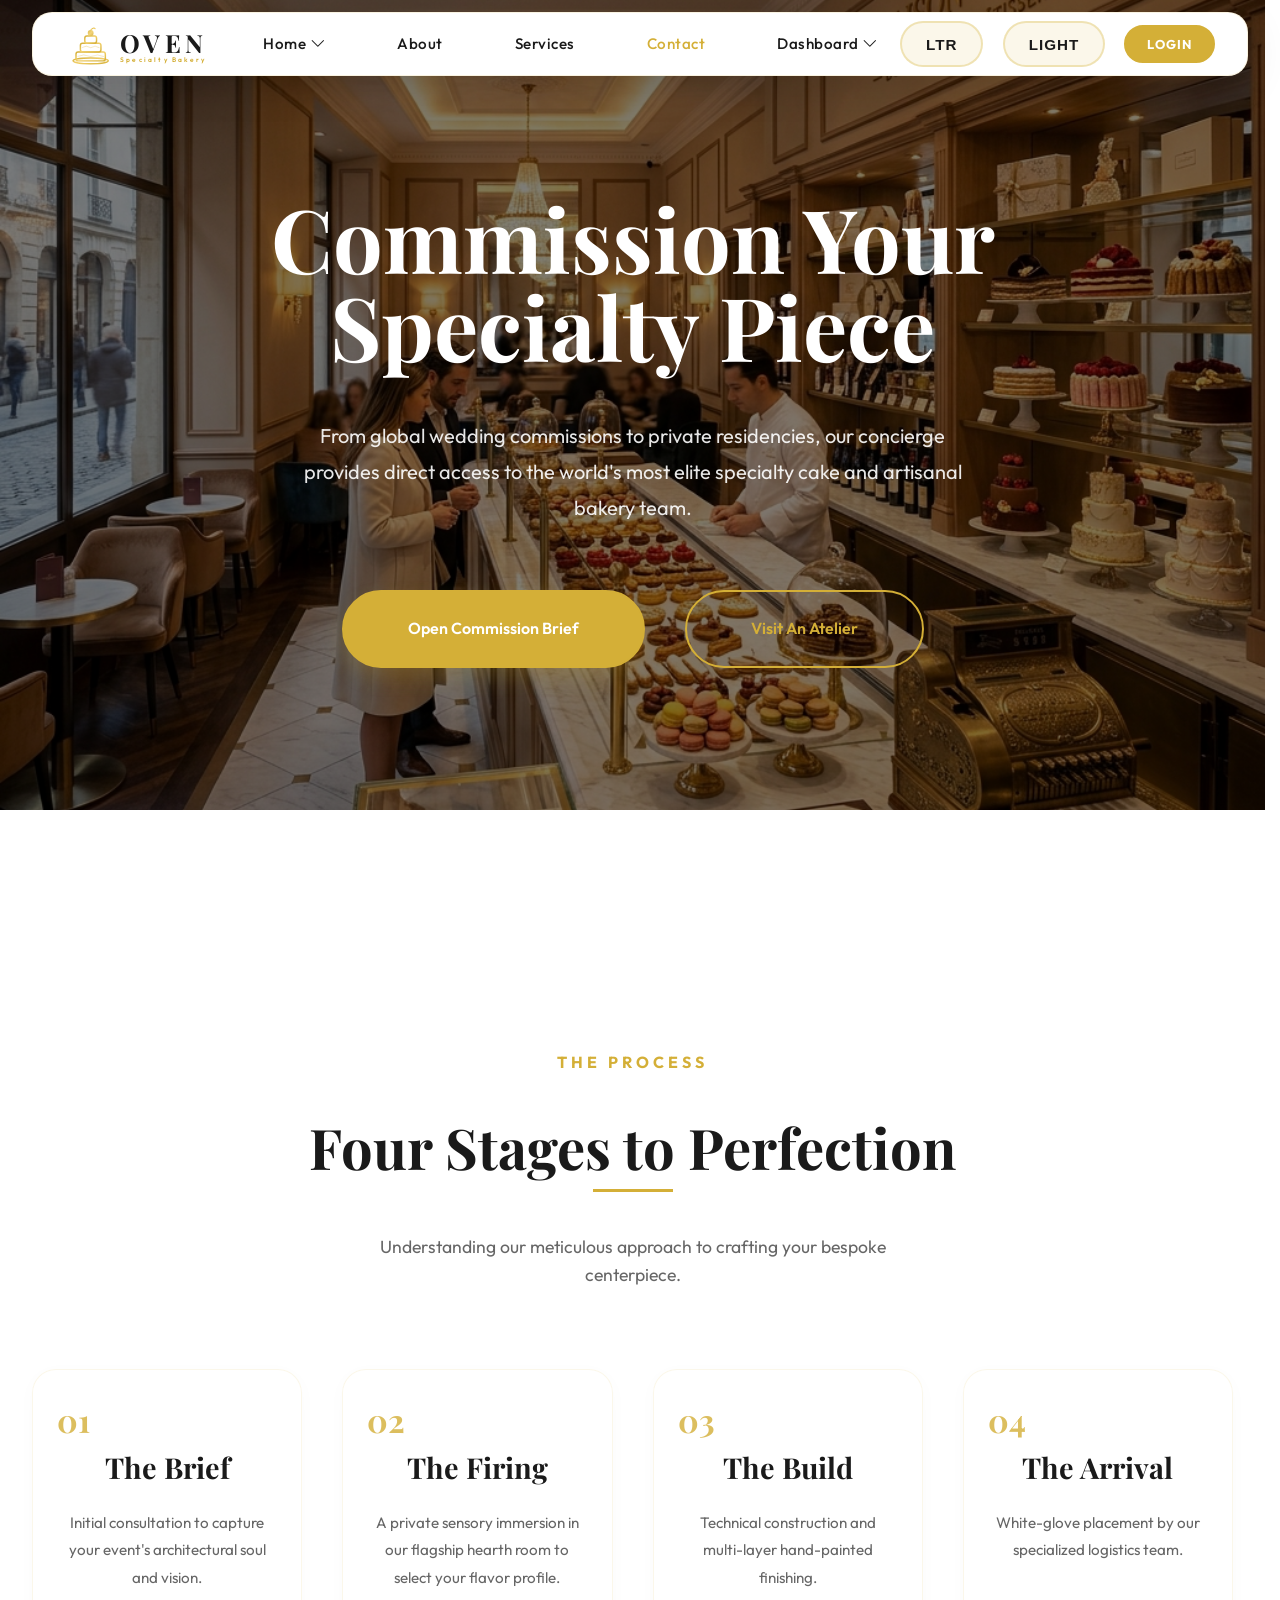
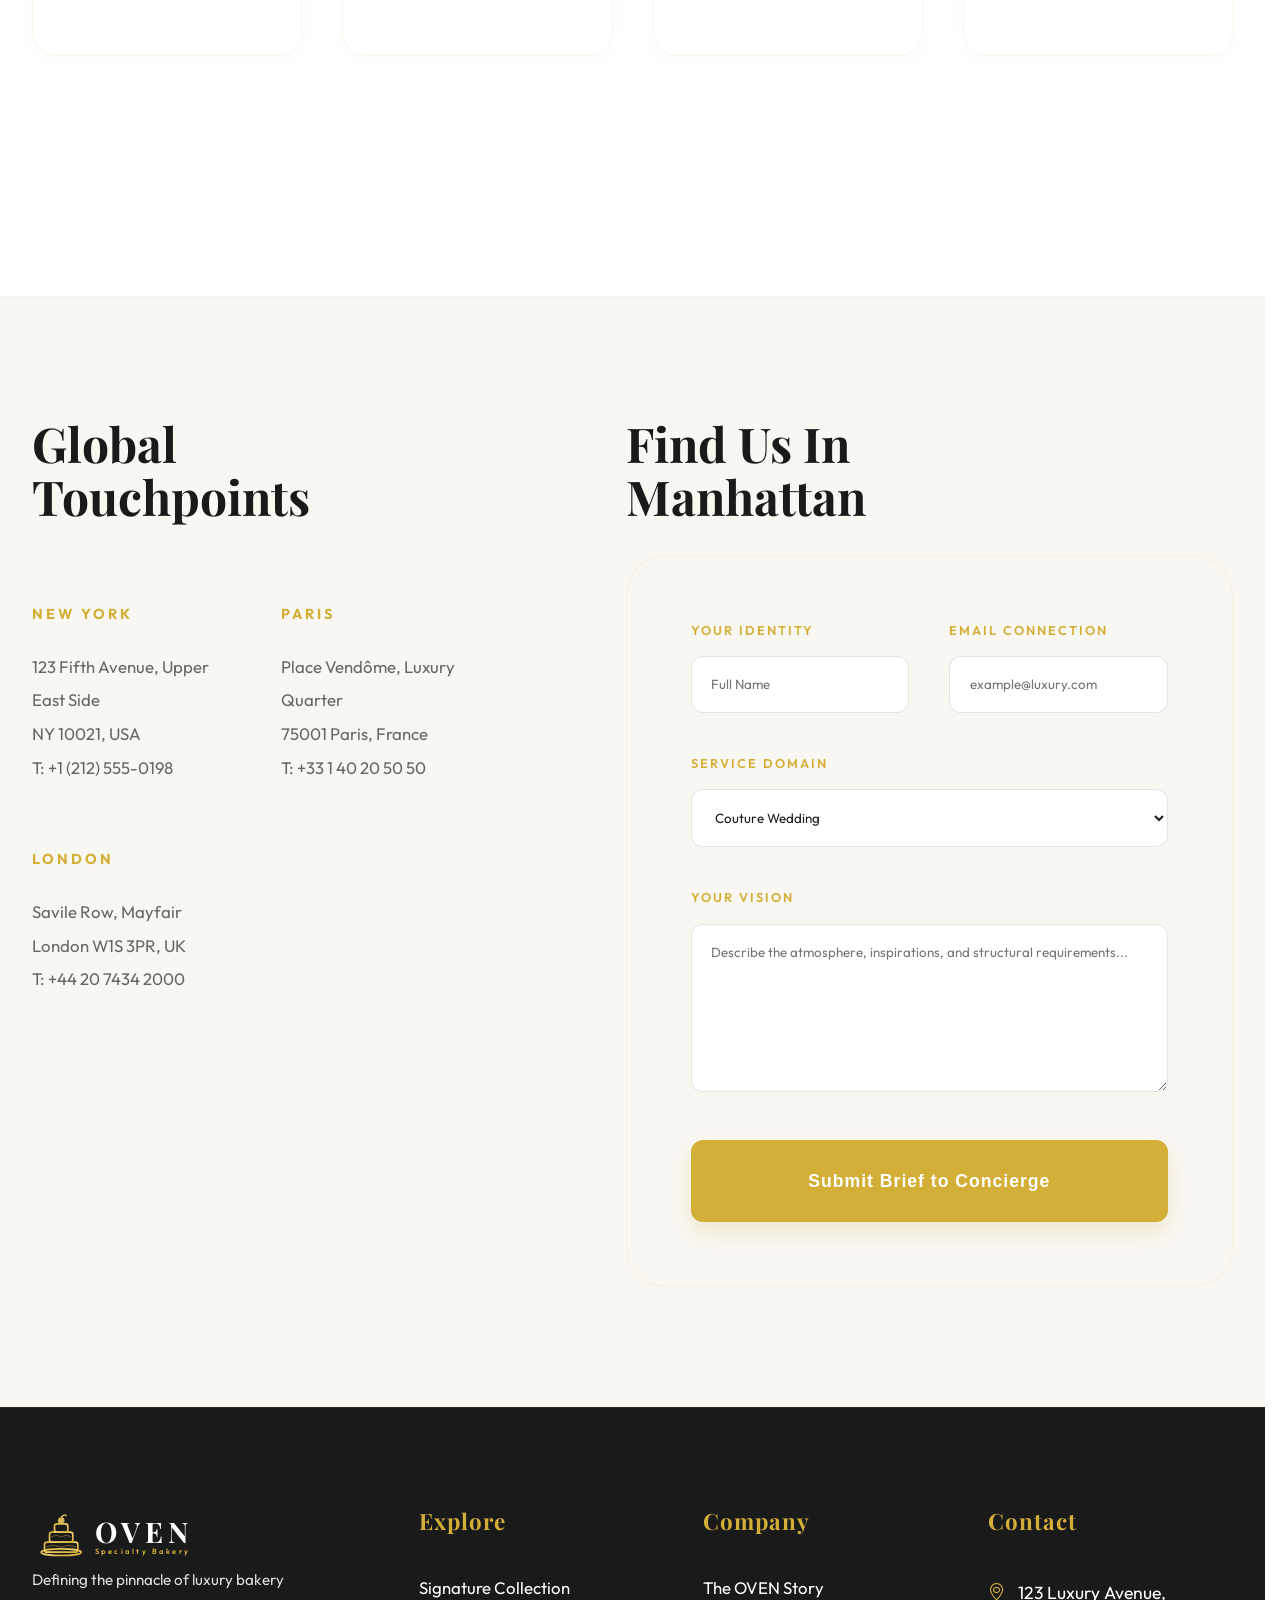
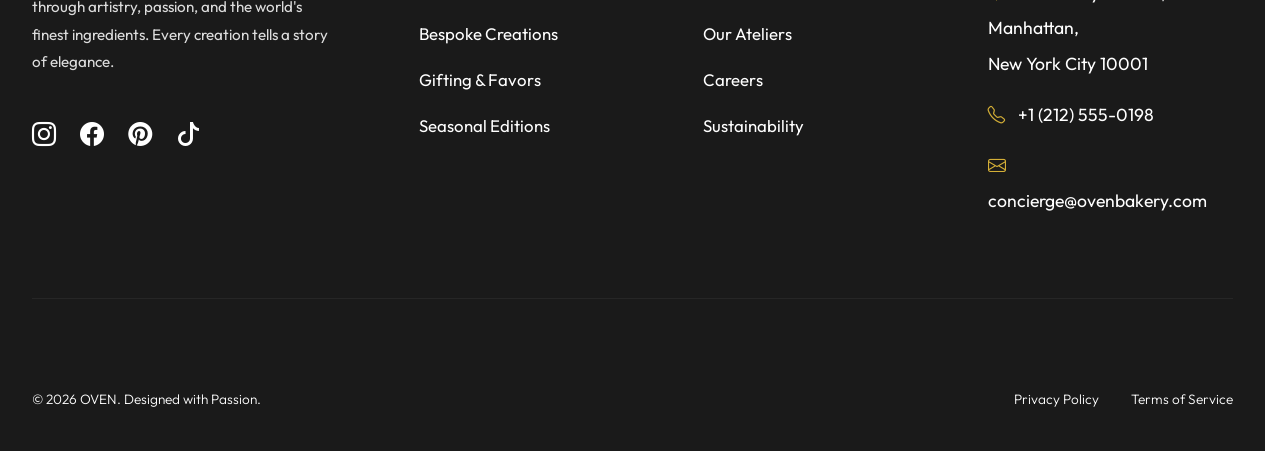
<file: contact.html>
<!DOCTYPE html>
<html lang="en">

<head>
    <meta charset="UTF-8">
    <meta name="viewport" content="width=device-width, initial-scale=1.0">
    <title>Contact Our Concierge | OVEN Luxury Patisserie</title>
    <!-- Fonts -->
    <link
        href="https://fonts.googleapis.com/css2?family=Playfair+Display:ital,wght@0,400..900;1,400..900&family=Outfit:wght@100..900&display=swap"
        rel="stylesheet">
    <!-- Icons -->
    <link rel="stylesheet" href="https://cdn.jsdelivr.net/npm/bootstrap-icons@1.11.3/font/bootstrap-icons.min.css">
    <!-- CSS -->
    <link rel="stylesheet" href="style.css">
    <!-- Favicon -->
    <link rel="icon" type="image/svg+xml" href="assets/images/favicon.svg">
    <style>
        .contact-form-container {
            background: var(--surface);
            padding: 5rem;
            border-radius: 40px;
            border: 1px solid rgba(212, 175, 55, 0.1);
        }

        .form-group {
            margin-bottom: 2.5rem;
        }

        .form-group label {
            display: block;
            margin-bottom: 1rem;
            font-weight: 600;
            text-transform: uppercase;
            letter-spacing: 2px;
            font-size: 0.8rem;
            color: var(--primary);
        }

        .form-control {
            width: 100%;
            background: var(--background);
            border: 1px solid rgba(0, 0, 0, 0.1);
            padding: 1.2rem;
            border-radius: 12px;
            color: var(--text);
            font-family: inherit;
            transition: var(--transition);
        }

        [data-theme="dark"] .form-control {
            background: #111111;
            border-color: rgba(255, 255, 255, 0.05);
        }

        .form-control:focus {
            outline: none;
            border-color: var(--primary);
        }

        .contact-info-card {
            padding: 3rem;
            border-bottom: 1px solid rgba(0, 0, 0, 0.05);
        }

        [data-theme="dark"] .contact-info-card {
            border-color: rgba(255, 255, 255, 0.05);
        }

        .process-step {
            text-align: center;
            padding: 3rem;
            position: relative;
        }

        .step-number {
            font-family: var(--font-heading);
            font-size: 4rem;
            color: rgba(212, 175, 55, 0.1);
            position: absolute;
            top: 0;
            left: 50%;
            transform: translateX(-50%);
            z-index: 0;
        }

        .process-number {
            position: absolute;
            top: 1.5rem;
            left: 1.5rem;
            font-family: var(--font-heading);
            font-size: 2rem;
            font-weight: 700;
            color: var(--primary);
            opacity: 0.8;
        }

        [data-theme="dark"] .process-number {
            opacity: 0.5;
        }

        .faq-item {
            padding: 2.5rem 0;
            border-bottom: 1px solid rgba(0, 0, 0, 0.05);
        }

        [data-theme="dark"] .faq-item {
            border-color: rgba(255, 255, 255, 0.05);
        }
    </style>
</head>

<body data-theme="light">
    <!-- Header -->
    <header>
        <div class="container nav-wrapper">
            <div class="logo">
                <a href="index.html">
                    <svg viewBox="0 0 240 60" xmlns="http://www.w3.org/2000/svg" class="oven-logo-svg">
                        <defs>
                            <linearGradient id="premiumGold" x1="0%" y1="0%" x2="100%" y2="100%">
                                <stop offset="0%" style="stop-color:#D4AF37;stop-opacity:1" />
                                <stop offset="50%" style="stop-color:#F2D06B;stop-opacity:1" />
                                <stop offset="100%" style="stop-color:#D4AF37;stop-opacity:1" />
                            </linearGradient>
                        </defs>
                        <!-- Logomark: 3-Tier Cake -->
                        <g transform="translate(5, 3)">
                            <ellipse cx="30" cy="50" rx="24" ry="4" fill="none" stroke="url(#premiumGold)" stroke-width="2"/>
                            <rect x="10" y="38" width="40" height="12" rx="3" fill="none" stroke="url(#premiumGold)" stroke-width="2"/>
                            <path d="M12 44 Q 20 40, 30 44 Q 40 40, 48 44" stroke="url(#premiumGold)" stroke-width="1" fill="none" opacity="0.5"/>
                            <rect x="16" y="26" width="28" height="12" rx="3" fill="none" stroke="url(#premiumGold)" stroke-width="2"/>
                            <path d="M18 32 Q 24 28, 30 32 Q 36 28, 42 32" stroke="url(#premiumGold)" stroke-width="1" fill="none" opacity="0.5"/>
                            <rect x="22" y="16" width="16" height="10" rx="3" fill="none" stroke="url(#premiumGold)" stroke-width="2"/>
                            <circle cx="30" cy="12" r="4" fill="url(#premiumGold)" opacity="0.9"/>
                            <path d="M30 8 Q 34 4, 36 6" stroke="url(#premiumGold)" stroke-width="1.5" fill="none" stroke-linecap="round"/>
                        </g>
                        <!-- Text -->
                        <text x="75" y="42" fill="var(--text)" font-family="'Playfair Display', serif" font-size="34" font-weight="700" letter-spacing="6">OVEN</text>
                        <text x="75" y="55" fill="var(--primary)" font-family="'Outfit', sans-serif" font-size="9" font-weight="600" letter-spacing="3" text-transform="uppercase">Specialty Bakery</text>
                    </svg>
                </a>
            </div>
            <nav class="nav-center">
                <div class="nav-item">
                    <span>Home <i class="bi bi-chevron-down"></i></span>
                    <ul class="dropdown">
                        <li><a href="index.html">Home 1</a></li>
                        <li><a href="home2.html">Home 2</a></li>
                    </ul>
                </div>
                <div class="nav-item"><a href="about.html">About</a></div>
                <div class="nav-item"><a href="services.html">Services</a></div>
                <div class="nav-item active"><a href="contact.html">Contact</a></div>
                <div class="nav-item">
                    <span>Dashboard <i class="bi bi-chevron-down"></i></span>
                    <ul class="dropdown">
                        <li><a href="dashboard.html">User Dashboard</a></li>
                        <li><a href="admin-dashboard.html">Admin Dashboard</a></li>
                    </ul>
                </div>
            </nav>
            <div class="nav-right">
                <button class="toggle-btn" id="dir-toggle" title="Toggle LTR/RTL">LTR</button>
                <button class="toggle-btn" id="theme-toggle" title="Toggle Light/Dark Theme">LIGHT</button>
                <a href="login.html" class="login-btn">LOGIN</a>
                <div class="hamburger" id="hamburger-btn"><i class="bi bi-list"></i></div>
            </div>
        </div>
    </header>

    <main>
        <!-- 1. Hero Redesign: Immersive Concierge -->
        <section class="reveal"
            style="min-height: 90vh; background: url('assets/images/bakery-interior.png') center/cover; position: relative; display: flex; align-items: center; justify-content: center; padding-top: 100px;">
            <!-- Dark Overlay for improved contrast -->
            <div style="position: absolute; inset:0; background: #000; opacity: 0.5;"></div>
            <div class="container" style="position: relative; z-index: 2; text-align: center;">
                <span style="color: var(--primary); font-weight: 700; letter-spacing: 12px; text-transform: uppercase; display: block; margin-bottom: 2rem;"></span>
                <h1 class="text-hero font-heading font-bold leading-tight" style="margin-bottom: 3rem; color: #FFFFFF;">Commission Your <br>Specialty Piece</h1>
                <p class="text-xl leading-relaxed" style="margin: 0 auto 4rem; max-width: 700px; color: rgba(255,255,255,0.9);">From global wedding commissions to private residencies, our concierge provides direct access to the world's most elite specialty cake and artisanal bakery team.</p>
                <div style="display: flex; justify-content: center; gap: 2.5rem;">
                    <a href="#commission" class="primary-btn" style="padding: 1.5rem 4rem;">Open Commission Brief</a>
                    <a href="#ateliers" class="secondary-btn" style="padding: 1.5rem 4rem;">Visit An Atelier</a>
                </div>
            </div>
        </section>

        <!-- 2. The Booking Journey (Steps) -->
        <section id="journey" class="reveal" style="padding: 15rem 0; border-bottom: 1px solid rgba(0,0,0,0.05);">
            <div class="container section-title" style="text-align: center;">
                <span class="font-bold tracking-widest uppercase" style="color: var(--primary); display: block; margin-bottom: 1rem;">THE PROCESS</span>
                <h2 class="text-5xl font-heading font-bold leading-tight" style="margin-top: 1.5rem;">Four Stages to Perfection</h2>
                <p style="color: var(--text-muted); max-width: 600px; margin: 2rem auto 0; font-size: 1.1rem;">Understanding our meticulous approach to crafting your bespoke centerpiece.</p>
            </div>
            <div class="container process-grid" style="display: grid; grid-template-columns: repeat(4, 1fr); gap: 2.5rem;">
                <!-- Step 01 -->
                <div class="process-step-card"
                    style="background: rgba(255,255,255,0.03); padding: 4rem 2rem; border-radius: 24px; border: 1px solid rgba(212, 175, 55, 0.1); text-align: center; position: relative; box-shadow: 0 4px 20px rgba(0,0,0,0.02);">
                    <span class="process-number">01</span>
                    <h4 class="premium-font" style="font-size: 1.8rem; margin-bottom: 1.5rem; margin-top: 1rem;">The Brief</h4>
                    <p style="font-size: 0.95rem; color: var(--text-muted); line-height: 1.8;">Initial consultation to capture your event's architectural soul and vision.</p>
                </div>
                <!-- Step 02 -->
                <div class="process-step-card"
                    style="background: rgba(255,255,255,0.03); padding: 4rem 2rem; border-radius: 24px; border: 1px solid rgba(212, 175, 55, 0.1); text-align: center; position: relative; box-shadow: 0 4px 20px rgba(0,0,0,0.02);">
                    <span class="process-number">02</span>
                    <h4 class="premium-font" style="font-size: 1.8rem; margin-bottom: 1.5rem; margin-top: 1rem;">The Firing</h4>
                    <p style="font-size: 0.95rem; color: var(--text-muted); line-height: 1.8;">A private sensory immersion in our flagship hearth room to select your flavor profile.</p>
                </div>
                <!-- Step 03 -->
                <div class="process-step-card"
                    style="background: rgba(255,255,255,0.03); padding: 4rem 2rem; border-radius: 24px; border: 1px solid rgba(212, 175, 55, 0.1); text-align: center; position: relative; box-shadow: 0 4px 20px rgba(0,0,0,0.02);">
                    <span class="process-number">03</span>
                    <h4 class="premium-font" style="font-size: 1.8rem; margin-bottom: 1.5rem; margin-top: 1rem;">The Build</h4>
                    <p style="font-size: 0.95rem; color: var(--text-muted); line-height: 1.8;">Technical construction and multi-layer hand-painted finishing.</p>
                </div>
                <!-- Step 04 -->
                <div class="process-step-card"
                    style="background: rgba(255,255,255,0.03); padding: 4rem 2rem; border-radius: 24px; border: 1px solid rgba(212, 175, 55, 0.1); text-align: center; position: relative; box-shadow: 0 4px 20px rgba(0,0,0,0.02);">
                    <span class="process-number">04</span>
                    <h4 class="premium-font" style="font-size: 1.8rem; margin-bottom: 1.5rem; margin-top: 1rem;">The Arrival</h4>
                    <p style="font-size: 0.95rem; color: var(--text-muted); line-height: 1.8;">White-glove placement by our specialized logistics team.</p>
                </div>
            </div>
        </section>

        <!-- 3. Commission Form Section (Redesigned Alignment) -->
        <section id="commission" class="reveal" style="padding: 120px 0; background: var(--surface);">
            <div class="container grid-2col commission-grid" style="display: grid; grid-template-columns: 1fr 1.4fr; gap: 10rem;">
                <!-- Left: Touchpoints -->
                <div id="ateliers">
                    <h2 class="text-5xl font-heading font-bold leading-tight" style="margin-bottom: 5rem;">Global <br>Touchpoints</h2>
                    <div class="grid-2col touchpoint-grid" style="display: grid; gap: 4rem;">
                        <div class="touchpoint-item">
                            <h5 style="font-weight: 700; color: var(--primary); letter-spacing: 3px; margin-bottom: 1.5rem; font-size: 0.9rem;">NEW YORK</h5>
                            <p style="line-height: 2; color: var(--text-muted); font-size: 1.05rem;">123 Fifth Avenue, Upper East Side<br>NY 10021, USA<br>T: +1 (212) 555-0198</p>
                        </div>
                        <div class="touchpoint-item">
                            <h5 style="font-weight: 700; color: var(--primary); letter-spacing: 3px; margin-bottom: 1.5rem; font-size: 0.9rem;">PARIS</h5>
                            <p style="line-height: 2; color: var(--text-muted); font-size: 1.05rem;">Place Vendôme, Luxury Quarter<br>75001 Paris, France<br>T: +33 1 40 20 50 50</p>
                        </div>
                        <div class="touchpoint-item">
                            <h5 style="font-weight: 700; color: var(--primary); letter-spacing: 3px; margin-bottom: 1.5rem; font-size: 0.9rem;">LONDON</h5>
                            <p style="line-height: 2; color: var(--text-muted); font-size: 1.05rem;">Savile Row, Mayfair<br>London W1S 3PR, UK<br>T: +44 20 7434 2000</p>
                        </div>
                    </div>
                </div>

                <!-- Right: Form -->
                <div>
                    <!-- Aligning title with left column -->
                    <h2 class="text-5xl font-heading font-bold leading-tight" style="margin-bottom: 2rem;">Find Us In
                        <br>Manhattan</h2>
                    <div class="contact-form-container" style="padding: 4rem; margin-top: 0;">
                        <form>
                            <div style="display: grid; grid-template-columns: 1fr 1fr; gap: 2.5rem;">
                                <div class="form-group">
                                    <label>Your Identity</label>
                                    <input type="text" class="form-control" placeholder="Full Name">
                                </div>
                                <div class="form-group">
                                    <label>Email Connection</label>
                                    <input type="email" class="form-control" placeholder="example@luxury.com">
                                </div>
                            </div>
                            <div class="form-group">
                                <label>Service Domain</label>
                                <select class="form-control">
                                    <option>Couture Wedding</option>
                                    <option>Private Estate Residency</option>
                                    <option>Corporate Institutional Gala</option>
                                    <option>Special Commission</option>
                                </select>
                            </div>
                            <div class="form-group">
                                <label>Your Vision</label>
                                <textarea class="form-control" rows="8" placeholder="Describe the atmosphere, inspirations, and structural requirements..."></textarea>
                            </div>
                            <button type="submit" class="primary-btn" style="width: 100%; padding: 1.8rem; border-radius: 12px; font-size: 1.1rem; letter-spacing: 1px;">Submit Brief to Concierge</button>
                        </form>
                    </div>
                </div>
            </div>
        </section>

    </main>
    <footer style="background: #1A1A1A; color: #FFFFFF; padding: 100px 0 40px; margin-top: 0;">
        <div class="container">
            <div class="footer-grid">
                <!-- Logo & Info -->
                <div class="footer-info">
                    <div class="footer-logo">
                        <a href="index.html">
                            <svg viewBox="0 0 240 60" xmlns="http://www.w3.org/2000/svg" style="height: 50px; width: auto;">
                                <defs>
                                    <linearGradient id="footerGold" x1="0%" y1="0%" x2="100%" y2="100%">
                                        <stop offset="0%" style="stop-color:#D4AF37;stop-opacity:1" />
                                        <stop offset="50%" style="stop-color:#F2D06B;stop-opacity:1" />
                                        <stop offset="100%" style="stop-color:#D4AF37;stop-opacity:1" />
                                    </linearGradient>
                                </defs>
                                <!-- Logomark: 3-Tier Cake -->
                                <g transform="translate(5, 3)">
                                    <ellipse cx="30" cy="50" rx="24" ry="4" fill="none" stroke="url(#footerGold)" stroke-width="2"/>
                                    <rect x="10" y="38" width="40" height="12" rx="3" fill="none" stroke="url(#footerGold)" stroke-width="2"/>
                                    <path d="M12 44 Q 20 40, 30 44 Q 40 40, 48 44" stroke="url(#footerGold)" stroke-width="1" fill="none" opacity="0.5"/>
                                    <rect x="16" y="26" width="28" height="12" rx="3" fill="none" stroke="url(#footerGold)" stroke-width="2"/>
                                    <path d="M18 32 Q 24 28, 30 32 Q 36 28, 42 32" stroke="url(#footerGold)" stroke-width="1" fill="none" opacity="0.5"/>
                                    <rect x="22" y="16" width="16" height="10" rx="3" fill="none" stroke="url(#footerGold)" stroke-width="2"/>
                                    <circle cx="30" cy="12" r="4" fill="url(#footerGold)" opacity="0.9"/>
                                    <path d="M30 8 Q 34 4, 36 6" stroke="url(#footerGold)" stroke-width="1.5" fill="none" stroke-linecap="round"/>
                                </g>
                                <!-- Text -->
                                <text x="75" y="42" fill="#FFFFFF" font-family="'Playfair Display', serif" font-size="34" font-weight="700" letter-spacing="6">OVEN</text>
                                <text x="75" y="55" fill="var(--primary)" font-family="'Outfit', sans-serif" font-size="9" font-weight="600" letter-spacing="3" text-transform="uppercase">Specialty Bakery</text>
                            </svg>
                        </a>
                    </div>
                    <p class="footer-desc text-white-muted">
                        Defining the pinnacle of luxury bakery through artistry, passion, and the world's finest ingredients. Every creation tells a story of elegance.</p>
                    <div class="footer-socials">
                        <a href="#"><i class="bi bi-instagram"></i></a>
                        <a href="#"><i class="bi bi-facebook"></i></a>
                        <a href="#"><i class="bi bi-pinterest"></i></a>
                        <a href="#"><i class="bi bi-tiktok"></i></a>
                    </div>
                </div>

                <!-- Explore Section -->
                <div>
                    <h4 class="premium-font"
                        style="color: var(--primary); font-size: 1.4rem; margin-bottom: 2.5rem; letter-spacing: 1px;">
                        Explore</h4>
                    <ul style="display: flex; flex-direction: column; gap: 1.2rem;">
                        <li><a href="services.html#weddings">Signature Collection</a></li>
                        <li><a href="services.html#celebrations">Bespoke Creations</a></li>
                        <li><a href="services.html#corporate">Gifting & Favors</a></li>
                        <li><a href="services.html#subscription">Seasonal Editions</a></li>
                    </ul>
                </div>

                <!-- Company Section -->
                <div>
                    <h4 class="premium-font"
                        style="color: var(--primary); font-size: 1.4rem; margin-bottom: 2.5rem; letter-spacing: 1px;">
                        Company</h4>
                    <ul style="display: flex; flex-direction: column; gap: 1.2rem;">
                        <li><a href="about.html">The OVEN Story</a></li>
                        <li><a href="services.html#atelier">Our Ateliers</a></li>
                        <li><a href="contact.html">Careers</a></li>
                        <li><a href="#">Sustainability</a></li>
                    </ul>
                </div>

                <!-- Contact & Address -->
                <div>
                    <h4 class="premium-font"
                        style="color: var(--primary); font-size: 1.4rem; margin-bottom: 2.5rem; letter-spacing: 1px;">
                        Contact</h4>
                    <div class="text-white" style="font-size: 1.1rem; line-height: 2; font-weight: 400;">
                        <p style="margin-bottom: 1rem;"><i class="bi bi-geo-alt"
                                style="color: var(--primary); margin-right: 0.5rem;"></i> 123 Luxury Avenue, Manhattan,
                            <br>New York City 10001
                        </p>
                        <p style="margin-bottom: 1rem;"><i class="bi bi-telephone"
                                style="color: var(--primary); margin-right: 0.5rem;"></i> +1 (212) 555-0198</p>
                        <p><i class="bi bi-envelope" style="color: var(--primary); margin-right: 0.5rem;"></i>
                            concierge@ovenbakery.com</p>
                    </div>
                </div>
            </div>

            <!-- Bottom Bar -->
            <div style="display: flex; justify-content: space-between; align-items: center; padding-top: 40px;">
                <p style="font-size: 0.85rem; color: rgba(255, 255, 255, 0.4); font-weight: 300;">&copy; <span
                        id="year"></span> OVEN. Designed with Passion.</p>
                <div style="display: flex; gap: 2rem;">
                    <a href="#" style="font-size: 0.85rem; color: rgba(255, 255, 255, 0.4); font-weight: 300;">Privacy
                        Policy</a>
                    <a href="#" style="font-size: 0.85rem; color: rgba(255, 255, 255, 0.4); font-weight: 300;">Terms of
                        Service</a>
                </div>
            </div>
        </div>
    </footer>

    <!-- Mobile Menu Overlay (Strictly Mobile - Mirrored from Index) -->
    <div class="mobile-menu-overlay" id="mobile-menu">
        <div class="mobile-menu-close" id="menu-close"><i class="bi bi-x-lg"></i></div>
        <div class="mobile-nav-links">
            <div class="mobile-nav-item">
                <a style="cursor: default;">Home <i class="bi bi-chevron-down" style="font-size: 0.8rem;"></i></a>
                <div class="mobile-sublinks">
                    <a href="index.html">- Home 1</a>
                    <a href="home2.html">- Home 2</a>
                </div>
            </div>
            <a href="about.html">About</a>
            <a href="services.html">Services</a>
            <a href="contact.html" class="active">Contact</a>
            <div class="mobile-nav-item">
                <a style="cursor: default;">Dashboard <i class="bi bi-chevron-down" style="font-size: 0.8rem;"></i></a>
                <div class="mobile-sublinks">
                    <a href="dashboard.html">- User Dashboard</a>
                    <a href="admin-dashboard.html">- Admin Dashboard</a>
                </div>
            </div>
        </div>
        <div class="mobile-secondary-btns">
            <div class="mobile-preference-toggles">
                <button class="toggle-btn" id="mobile-dir-toggle" title="Toggle LTR/RTL" >LTR</button>
                <button class="toggle-btn" id="mobile-theme-toggle" title="Toggle Light/Dark Theme" >LIGHT</button>
            </div>
            <a href="login.html" class="login-btn">LOGIN</a>
        </div>
    </div>

    <script src="script.js"></script>
</body>
</html>
</file>
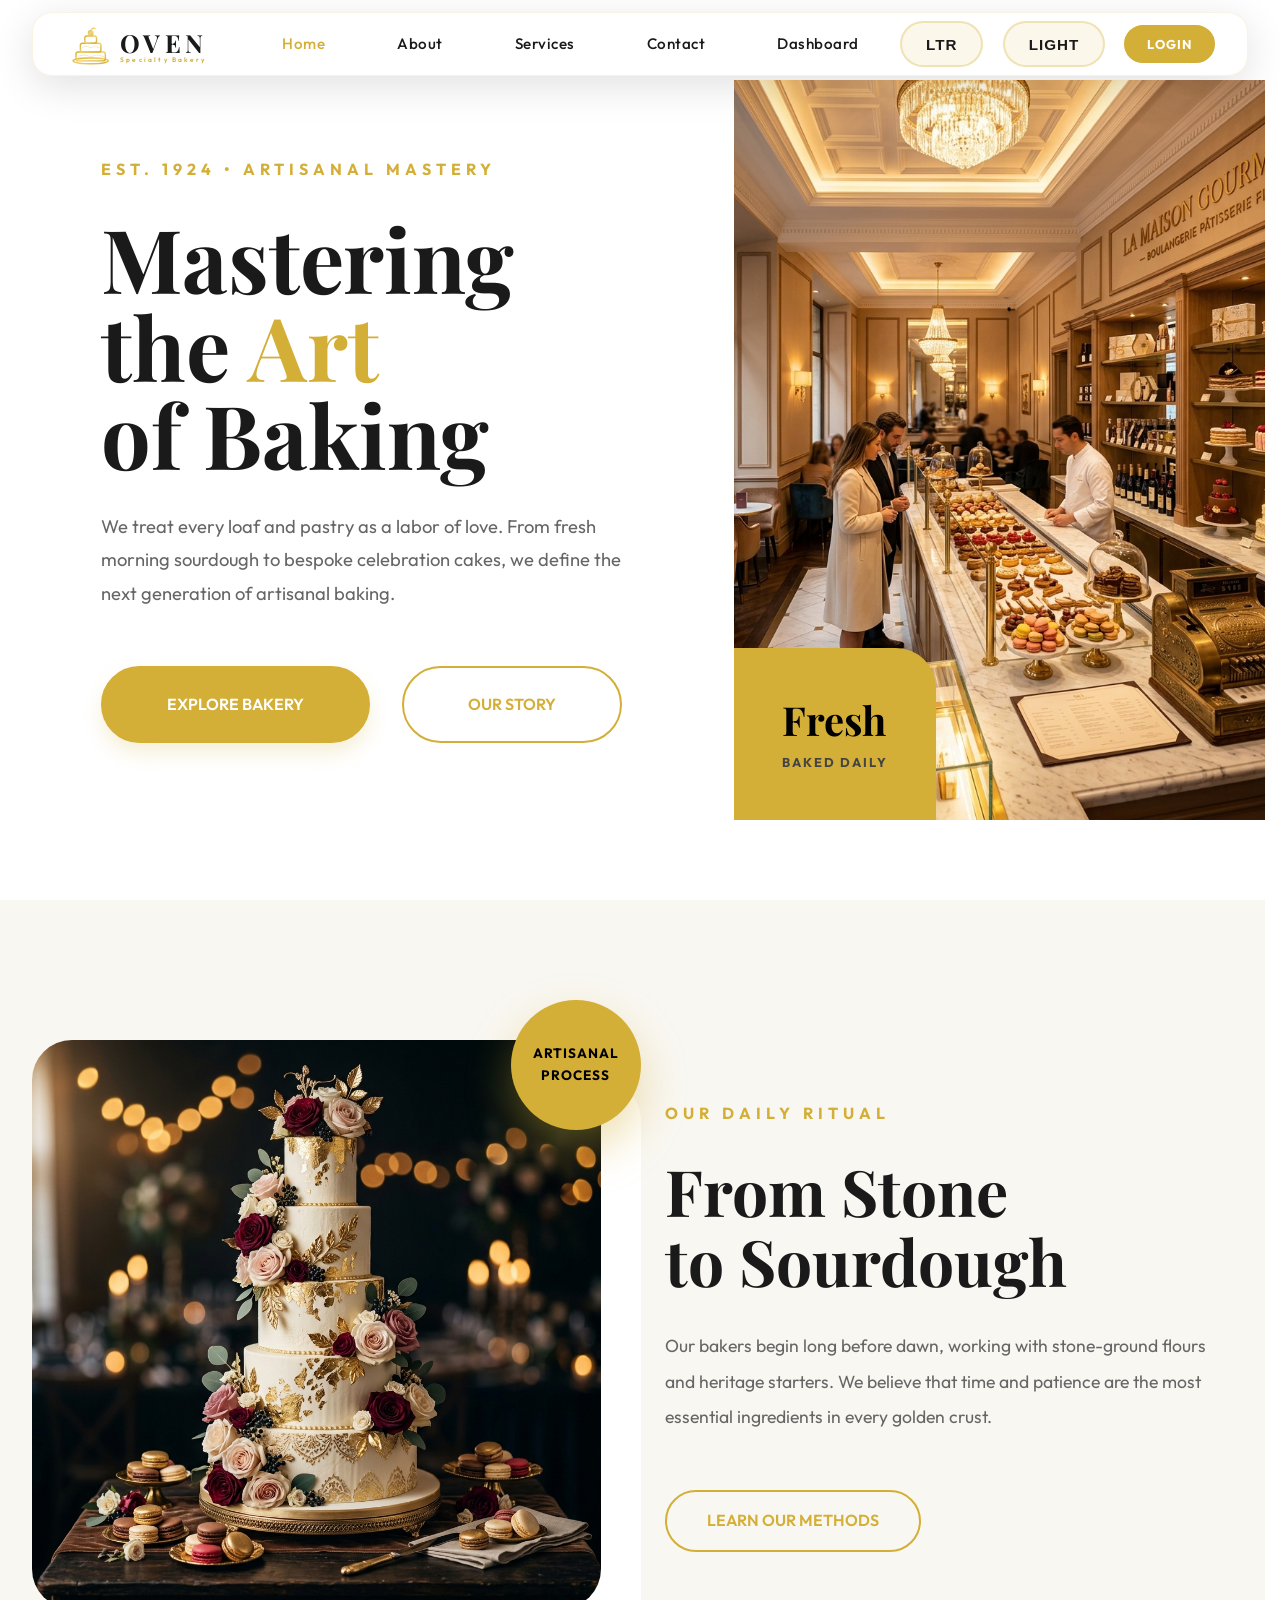
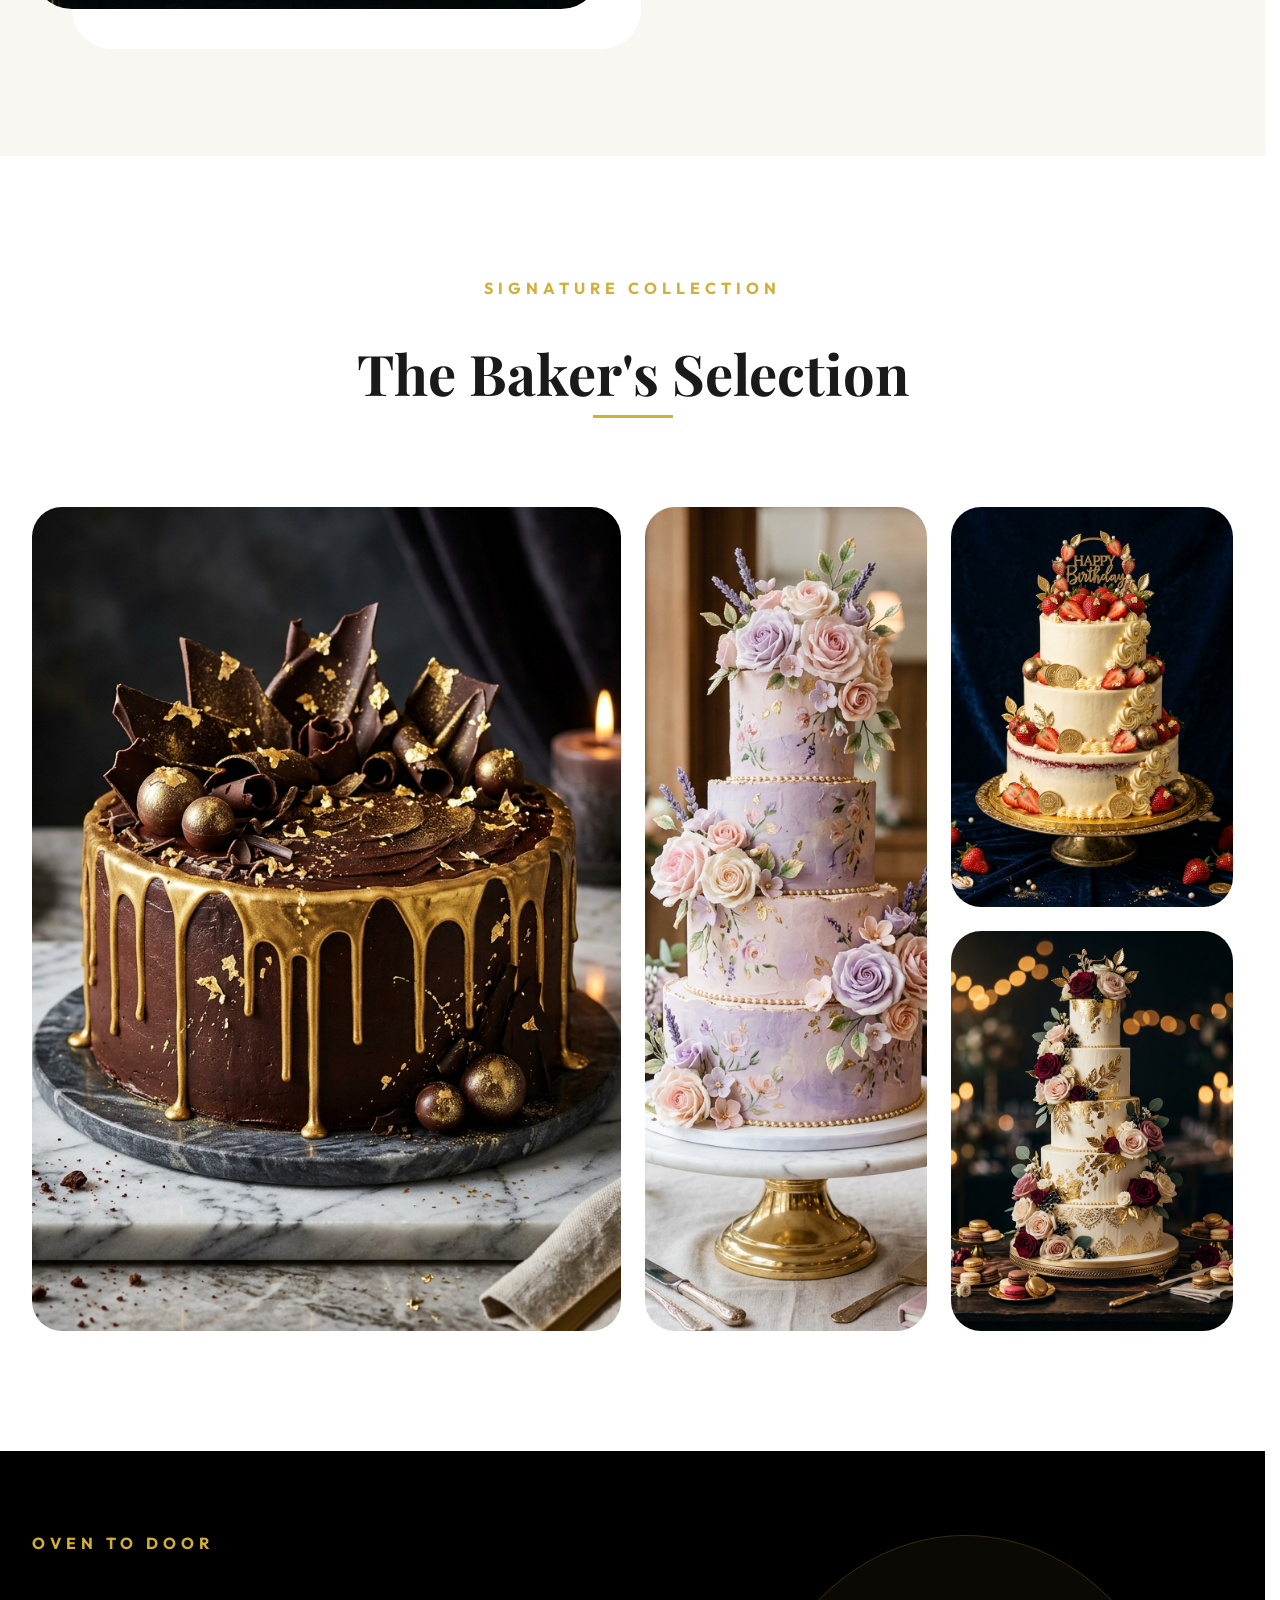
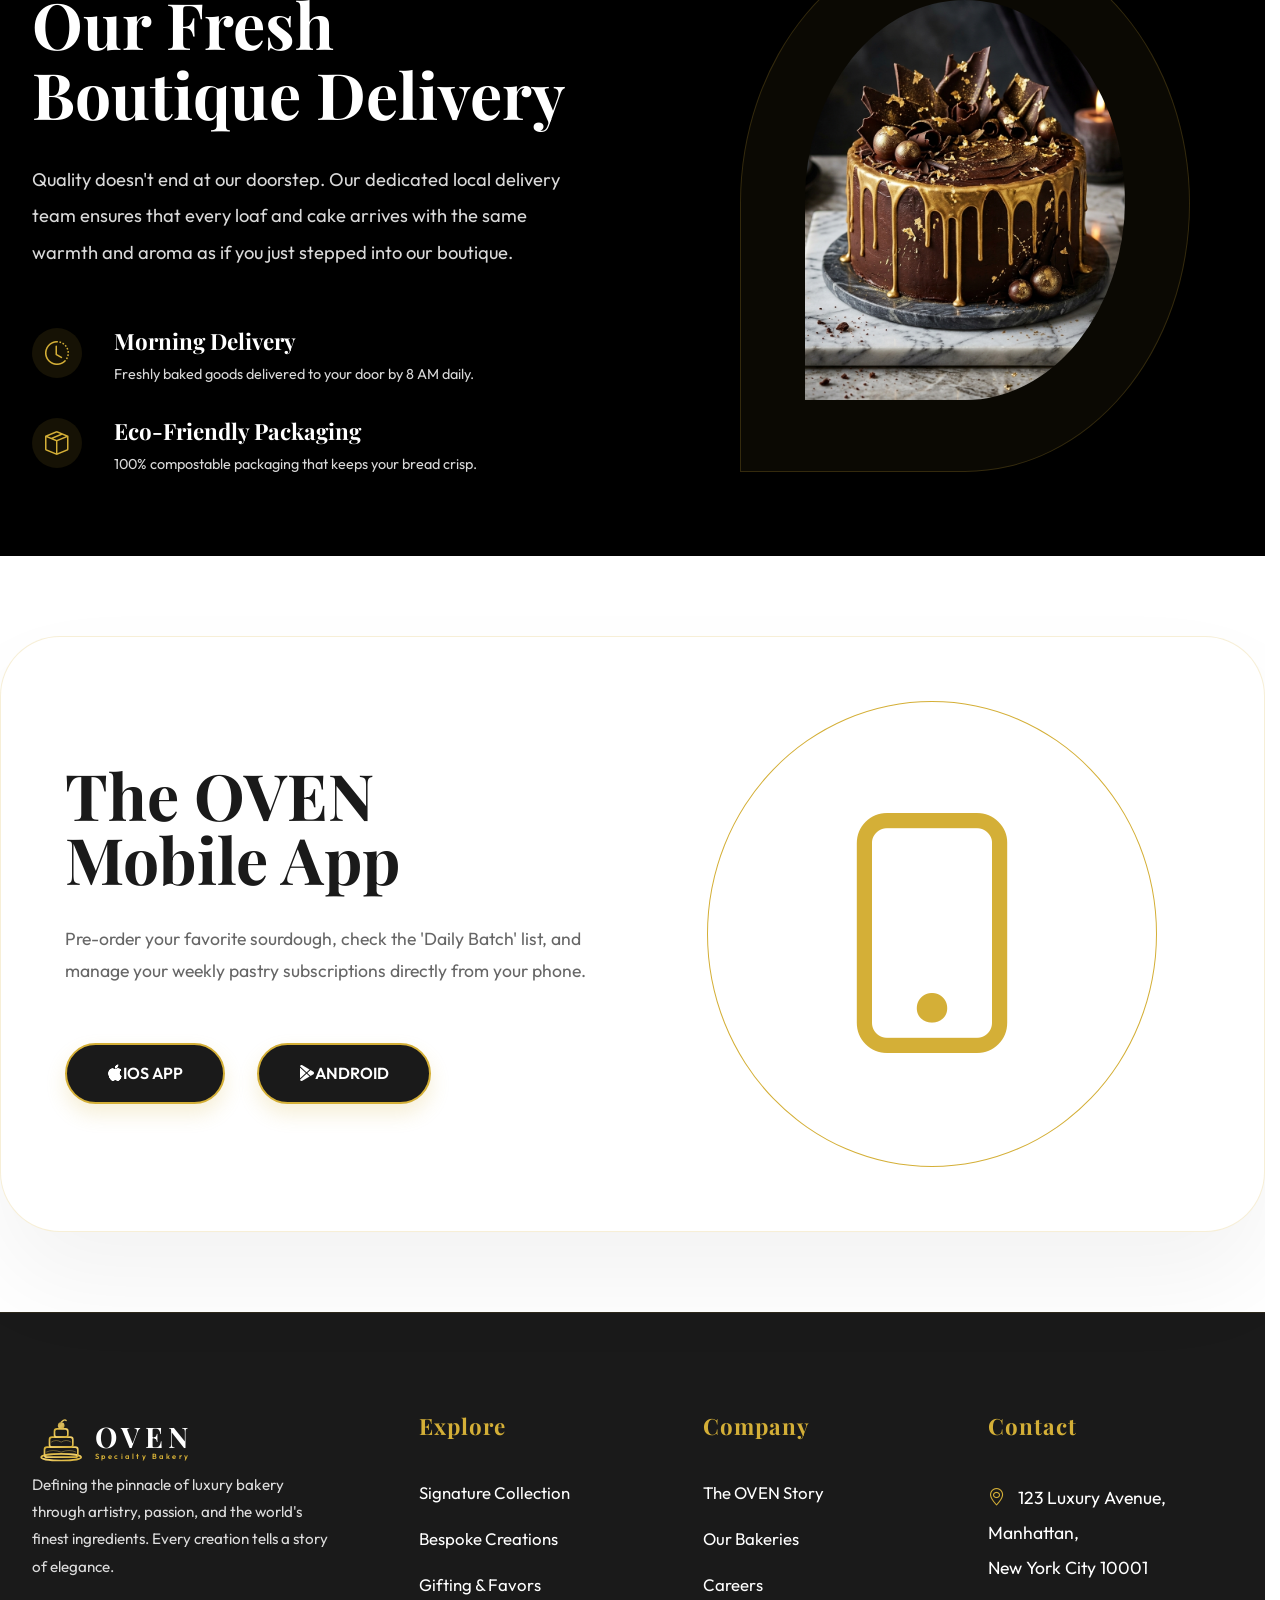
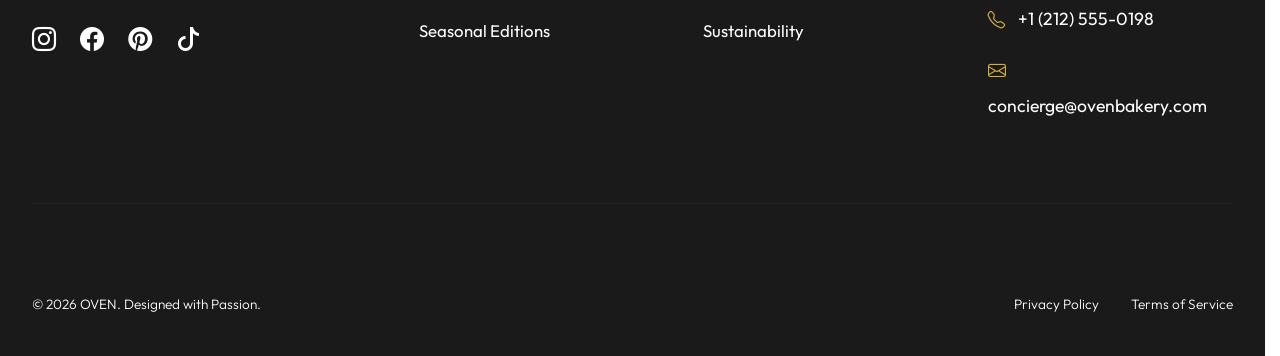
<file: home2.html>
<!DOCTYPE html>
<html lang="en">

<head>
    <meta charset="UTF-8">
    <meta name="viewport" content="width=device-width, initial-scale=1.0">
    <title>OVEN | Home 2 - Artisanal Collection</title>
    <!-- CSS & Fonts -->
    <link rel="stylesheet" href="style.css">
    <link rel="stylesheet" href="https://cdn.jsdelivr.net/npm/bootstrap-icons@1.11.1/font/bootstrap-icons.css">
    <!-- Favicon -->
    <link rel="icon" type="image/svg+xml" href="assets/images/favicon.svg">
    <link
        href="https://fonts.googleapis.com/css2?family=Outfit:wght@300;400;600;700&family=Playfair+Display:ital,wght@0,700;1,700&display=swap"
        rel="stylesheet">
</head>

<body data-theme="light">

    <!-- Header & Nav -->
    <header id="main-header">
        <div class="nav-wrapper">
            <div class="logo">
                <a href="index.html">
                    <svg viewBox="0 0 240 60" xmlns="http://www.w3.org/2000/svg" class="oven-logo-svg">
                        <defs>
                            <linearGradient id="premiumGold" x1="0%" y1="0%" x2="100%" y2="100%">
                                <stop offset="0%" style="stop-color:#D4AF37;stop-opacity:1" />
                                <stop offset="50%" style="stop-color:#F2D06B;stop-opacity:1" />
                                <stop offset="100%" style="stop-color:#D4AF37;stop-opacity:1" />
                            </linearGradient>
                        </defs>
                        <!-- Logomark: 3-Tier Cake -->
                        <g transform="translate(5, 3)">
                            <ellipse cx="30" cy="50" rx="24" ry="4" fill="none" stroke="url(#premiumGold)" stroke-width="2"/>
                            <rect x="10" y="38" width="40" height="12" rx="3" fill="none" stroke="url(#premiumGold)" stroke-width="2"/>
                            <path d="M12 44 Q 20 40, 30 44 Q 40 40, 48 44" stroke="url(#premiumGold)" stroke-width="1" fill="none" opacity="0.5"/>
                            <rect x="16" y="26" width="28" height="12" rx="3" fill="none" stroke="url(#premiumGold)" stroke-width="2"/>
                            <path d="M18 32 Q 24 28, 30 32 Q 36 28, 42 32" stroke="url(#premiumGold)" stroke-width="1" fill="none" opacity="0.5"/>
                            <rect x="22" y="16" width="16" height="10" rx="3" fill="none" stroke="url(#premiumGold)" stroke-width="2"/>
                            <circle cx="30" cy="12" r="4" fill="url(#premiumGold)" opacity="0.9"/>
                            <path d="M30 8 Q 34 4, 36 6" stroke="url(#premiumGold)" stroke-width="1.5" fill="none" stroke-linecap="round"/>
                        </g>
                        <!-- Text -->
                        <text x="75" y="42" fill="var(--text)" font-family="'Playfair Display', serif" font-size="34" font-weight="700" letter-spacing="6">OVEN</text>
                        <text x="75" y="55" fill="var(--primary)" font-family="'Outfit', sans-serif" font-size="9" font-weight="600" letter-spacing="3" text-transform="uppercase">Specialty Bakery</text>
                    </svg>
                </a>
            </div>

            <nav class="nav-center">
                <div class="nav-item active">
                    <a href="index.html">Home</a>
                    <ul class="dropdown">
                        <li><a href="index.html">Home 1</a></li>
                        <li><a href="home2.html">Home 2</a></li>
                    </ul>
                </div>
                <div class="nav-item"><a href="about.html">About</a></div>
                <div class="nav-item"><a href="services.html">Services</a></div>
                <div class="nav-item"><a href="contact.html">Contact</a></div>
                <div class="nav-item">
                    <a>Dashboard</a>
                    <ul class="dropdown">
                        <li><a href="dashboard.html">User Dashboard</a></li>
                        <li><a href="admin-dashboard.html">Admin Dashboard</a></li>
                    </ul>
                </div>
            </nav>

            <div class="nav-right">
                <button class="toggle-btn" id="dir-toggle" title="Toggle LTR/RTL">LTR</button>
                <button class="toggle-btn" id="theme-toggle" title="Toggle Light/Dark Theme">LIGHT</button>
                <a href="login.html" class="login-btn">LOGIN</a>
                <div class="hamburger" id="hamburger-btn">
                    <i class="bi bi-list"></i>
                </div>
            </div>
        </div>
    </header>

    <main>
        <!-- Modern Bakery Hero -->
        <section class="hero-split" style="display: flex; min-height: 100vh; background: var(--background);">
            <div class="hero-text" style="flex: 1; display: flex; flex-direction: column; justify-content: center; padding: 0 8%;">
                <span style="color: var(--primary); font-weight: 700; letter-spacing: 5px; text-transform: uppercase;">Est. 1924 • Artisanal Mastery</span>
                <h1 class="premium-font text-hero" style="margin: 2rem 0; line-height: 1;">Mastering <br>the <span style="color: var(--primary);">Art</span> <br>of Baking</h1>
                <p style="font-size: 1.15rem; color: var(--text-muted); margin-bottom: 3.5rem; line-height: 1.8;">
                    We treat every loaf and pastry as a labor of love. From fresh morning sourdough to bespoke celebration cakes, we define the next generation of artisanal baking.
                </p>
                <div style="display: flex; gap: 2rem;">
                    <a href="services.html" class="primary-btn" style="padding: 1.5rem 4rem;">EXPLORE BAKERY</a>
                    <a href="about.html" class="secondary-btn" style="padding: 1.5rem 4rem;">OUR STORY</a>
                </div>
            </div>
            <div class="hero-media" style="flex: 1; background: var(--surface); position: relative; overflow: hidden;">
                <img src="assets/images/bakery-interior.png" style="width: 100%; height: 100%; object-fit: cover;">
                <div style="position: absolute; bottom: 0; left: 0; background: var(--primary); padding: 3rem; border-radius: 0 40px 0 0; color: #000;">
                    <h4 class="premium-font" style="font-size: 2.5rem; margin-bottom: 0.5rem;">Fresh</h4>
                    <p style="letter-spacing: 2px; font-weight: 700; font-size: 0.8rem;">BAKED DAILY</p>
                </div>
            </div>
        </section>

        <!-- Our Daily Ritual (Process) -->
        <section class="reveal" style="padding: 140px 0; background: var(--surface); overflow: visible;">
            <div class="container grid-2col" style="align-items: center; overflow: visible;">
                <div class="craft-image" style="position: relative; overflow: visible;">
                    <img src="assets/images/hero-cake.png" style="width: 100%; border-radius: 40px; box-shadow: 40px 40px 0 var(--background);">
                    <div style="position: absolute; top: -40px; right: -40px; background: var(--primary); color: #000; width: 130px; height: 130px; border-radius: 50%; display: flex; align-items: center; justify-content: center; text-align: center; font-weight: 700; font-size: 0.85rem; letter-spacing: 1px; box-shadow: 0 20px 45px rgba(212, 175, 55, 0.4); z-index: 10;">
                        ARTISANAL<br>PROCESS
                    </div>
                </div>
                <div>
                    <span style="color: var(--primary); font-weight: 700; letter-spacing: 5px; text-transform: uppercase; display: block; margin-bottom: 1.5rem; line-height: 1.2;">OUR DAILY RITUAL</span>
                    <h2 class="premium-font h1-heading" style="margin: 2rem 0; line-height: 1.1;">From Stone <br>to Sourdough</h2>
                    <p style="font-size: 1.1rem; line-height: 2; color: var(--text-muted); margin-bottom: 3.5rem;">
                        Our bakers begin long before dawn, working with stone-ground flours and heritage starters. We believe that time and patience are the most essential ingredients in every golden crust.
                    </p>
                    <a href="services.html" class="secondary-btn">LEARN OUR METHODS</a>
                </div>
            </div>
        </section>

        <!-- The Collection (Bento Gallery) -->
        <section class="reveal" style="padding: 120px 0;">
            <div class="container section-title">
                <span style="color: var(--primary); font-weight: 700; letter-spacing: 5px; display: block; margin-bottom: 1rem;">SIGNATURE COLLECTION</span>
                <h2 class="premium-font h1-heading" style="margin-top: 1.5rem;">The Baker's Selection</h2>
            </div>
            <div class="container bento-grid">
                <div class="bento-item bento-large">
                    <img src="assets/images/cake1.png" alt="Signature Cake">
                    <div class="bento-overlay">
                        <h3>Celebration Cakes</h3>
                        <p>Bespoke creations for your finest moments.</p>
                    </div>
                </div>
                <div class="bento-item bento-tall">
                    <img src="assets/images/cake2.png" alt="Morning Pastries">
                    <div class="bento-overlay">
                        <h3>Morning Pastries</h3>
                        <p>Flaky, buttery, and oven-fresh.</p>
                    </div>
                </div>
                <div class="bento-item">
                    <img src="assets/images/cake3.png" alt="Seasonal Tarts">
                    <div class="bento-overlay">
                        <h3>Seasonal Tarts</h3>
                        <p>The freshest fruits of the season.</p>
                    </div>
                </div>
                <div class="bento-item">
                    <img src="assets/images/hero-cake.png" alt="Heritage Breads">
                    <div class="bento-overlay">
                        <h3>Heritage Breads</h3>
                        <p>Naturally leavened and stone-baked.</p>
                    </div>
                </div>
            </div>
        </section>

        <!-- Fresh Delivery -->
        <section id="delivery" class="reveal"
            style="padding: 80px 0; background: #000000; color: white; position: relative; overflow: hidden;">
            <div class="container grid-2col" style="align-items: center; gap: 8rem;">
                <div class="fleet-content content-reveal">
                    <span
                        style="color: var(--primary); font-weight: 700; letter-spacing: 5px; text-transform: uppercase;">OVEN TO DOOR</span>
                    <h2 class="premium-font h1-heading text-white" style="line-height: 1.1; margin: 2rem 0;">Our Fresh
                        <br>Boutique Delivery
                    </h2>
                    <p class="text-white-muted" style="font-size: 1.15rem; line-height: 2; margin-bottom: 3.5rem;">
                        Quality doesn't end at our doorstep. Our dedicated local delivery team ensures that every loaf and cake arrives with the same warmth and aroma as if you just stepped into our boutique.</p>
                    <div style="display: flex; flex-direction: column; gap: 2rem;">
                        <div style="display: flex; gap: 2rem; align-items: flex-start;">
                            <div
                                style="width: 50px; height: 50px; background: rgba(212, 175, 55, 0.1); border-radius: 50%; display: flex; align-items: center; justify-content: center; flex-shrink: 0;">
                                <i class="bi bi-clock-history" style="color: var(--primary); font-size: 1.5rem;"></i>
                            </div>
                            <div>
                                <h4 class="premium-font text-white" style="font-size: 1.4rem; margin-bottom: 0.5rem;">Morning
                                    Delivery</h4>
                                <p class="text-white-muted" style="font-size: 0.9rem;">Freshly baked goods delivered to your door by 8 AM daily.</p>
                            </div>
                        </div>
                        <div style="display: flex; gap: 2rem; align-items: flex-start;">
                            <div
                                style="width: 50px; height: 50px; background: rgba(212, 175, 55, 0.1); border-radius: 50%; display: flex; align-items: center; justify-content: center; flex-shrink: 0;">
                                <i class="bi bi-box-seam" style="color: var(--primary); font-size: 1.5rem;"></i>
                            </div>
                            <div>
                                <h4 class="premium-font text-white" style="font-size: 1.4rem; margin-bottom: 0.5rem;">Eco-Friendly
                                    Packaging</h4>
                                <p class="text-white-muted" style="font-size: 0.9rem;">100% compostable packaging that keeps your bread crisp.</p>
                            </div>
                        </div>
                    </div>
                </div>
                <div class="fleet-image" style="position: relative;">
                    <div
                        style="background: rgba(212, 175, 55, 0.05); padding: 4rem; border-radius: 50% 50% 50% 0; border: 1px solid rgba(212, 175, 55, 0.2);">
                        <img src="assets/images/cake1.png" alt="Fresh Delivery"
                            style="width: 100%; aspect-ratio: 4/5; object-fit: cover; border-radius: 50% 50% 50% 0;">
                    </div>
                </div>
            </div>
        </section>

        <!-- OVEN Mobile -->
        <section id="digital" class="reveal" style="padding: 80px 0;">
            <div class="container grid-2col digital-grid" style="background: var(--background); border: 1px solid rgba(212, 175, 55, 0.2); padding: 4rem; border-radius: 60px; box-shadow: 0 50px 100px rgba(0,0,0,0.05); align-items: center;">
                <div class="content-reveal">
                    <h2 class="premium-font h1-heading" style="line-height: 1; margin-bottom: 2rem;">The OVEN
                        <br>Mobile App
                    </h2>
                    <p style="font-size: 1.1rem; line-height: 1.8; color: var(--text-muted); margin-bottom: 3.5rem;">
                        Pre-order your favorite sourdough, check the 'Daily Batch' list, and manage your weekly pastry subscriptions directly from your phone.</p>
                    <div style="display: flex; gap: 2rem;">
                        <a href="#" class="primary-btn" style="background: var(--text); color: var(--background);"><i
                                class="bi bi-apple"></i> IOS APP</a>
                        <a href="#" class="primary-btn" style="background: var(--text); color: var(--background);"><i
                                class="bi bi-google-play"></i> ANDROID</a>
                    </div>
                </div>
                <div style="text-align: center; position: relative;">
                    <div class="digital-icon-container"
                        style="width: 100%; aspect-ratio: 1; border: 1px solid var(--primary); border-radius: 50%; padding: 40px;">
                        <i class="bi bi-phone" style="font-size: 15rem; color: var(--primary); opacity: 1;"></i>
                    </div>
                </div>
            </div>
        </section>

    </main>

    <footer style="background: #1A1A1A; color: #FFFFFF; padding: 100px 0 40px; margin-top: 0;">
        <div class="container">
            <div class="footer-grid">
                <!-- Logo & Info -->
                <div class="footer-info">
                    <div class="footer-logo">
                        <a href="index.html">
                            <svg viewBox="0 0 240 60" xmlns="http://www.w3.org/2000/svg" style="height: 50px; width: auto;">
                                <defs>
                                    <linearGradient id="footerGold" x1="0%" y1="0%" x2="100%" y2="100%">
                                        <stop offset="0%" style="stop-color:#D4AF37;stop-opacity:1" />
                                        <stop offset="50%" style="stop-color:#F2D06B;stop-opacity:1" />
                                        <stop offset="100%" style="stop-color:#D4AF37;stop-opacity:1" />
                                    </linearGradient>
                                </defs>
                                <!-- Logomark: 3-Tier Cake -->
                                <g transform="translate(5, 3)">
                                    <ellipse cx="30" cy="50" rx="24" ry="4" fill="none" stroke="url(#footerGold)" stroke-width="2"/>
                                    <rect x="10" y="38" width="40" height="12" rx="3" fill="none" stroke="url(#footerGold)" stroke-width="2"/>
                                    <path d="M12 44 Q 20 40, 30 44 Q 40 40, 48 44" stroke="url(#footerGold)" stroke-width="1" fill="none" opacity="0.5"/>
                                    <rect x="16" y="26" width="28" height="12" rx="3" fill="none" stroke="url(#footerGold)" stroke-width="2"/>
                                    <path d="M18 32 Q 24 28, 30 32 Q 36 28, 42 32" stroke="url(#footerGold)" stroke-width="1" fill="none" opacity="0.5"/>
                                    <rect x="22" y="16" width="16" height="10" rx="3" fill="none" stroke="url(#footerGold)" stroke-width="2"/>
                                    <circle cx="30" cy="12" r="4" fill="url(#footerGold)" opacity="0.9"/>
                                    <path d="M30 8 Q 34 4, 36 6" stroke="url(#footerGold)" stroke-width="1.5" fill="none" stroke-linecap="round"/>
                                </g>
                                <!-- Text -->
                                <text x="75" y="42" fill="#FFFFFF" font-family="'Playfair Display', serif" font-size="34" font-weight="700" letter-spacing="6">OVEN</text>
                                <text x="75" y="55" fill="var(--primary)" font-family="'Outfit', sans-serif" font-size="9" font-weight="600" letter-spacing="3" text-transform="uppercase">Specialty Bakery</text>
                            </svg>
                        </a>
                    </div>
                    <p class="footer-desc text-white-muted">
                        Defining the pinnacle of luxury bakery through artistry, passion, and the world's finest ingredients. Every creation tells a story of elegance.</p>
                    <div class="footer-socials">
                        <a href="#"><i class="bi bi-instagram"></i></a>
                        <a href="#"><i class="bi bi-facebook"></i></a>
                        <a href="#"><i class="bi bi-pinterest"></i></a>
                        <a href="#"><i class="bi bi-tiktok"></i></a>
                    </div>
                </div>

                <!-- Explore Section -->
                <div>
                    <h4 class="premium-font"
                        style="color: var(--primary); font-size: 1.4rem; margin-bottom: 2.5rem; letter-spacing: 1px;">
                        Explore</h4>
                    <ul style="display: flex; flex-direction: column; gap: 1.2rem;">
                        <li><a href="services.html#weddings">Signature Collection</a></li>
                        <li><a href="services.html#celebrations">Bespoke Creations</a></li>
                        <li><a href="services.html#corporate">Gifting & Favors</a></li>
                        <li><a href="services.html#subscription">Seasonal Editions</a></li>
                    </ul>
                </div>

                <!-- Company Section -->
                <div>
                    <h4 class="premium-font"
                        style="color: var(--primary); font-size: 1.4rem; margin-bottom: 2.5rem; letter-spacing: 1px;">
                        Company</h4>
                    <ul style="display: flex; flex-direction: column; gap: 1.2rem;">
                        <li><a href="about.html">The OVEN Story</a></li>
                        <li><a href="services.html">Our Bakeries</a></li>
                        <li><a href="contact.html">Careers</a></li>
                        <li><a href="#">Sustainability</a></li>
                    </ul>
                </div>

                <!-- Contact & Address -->
                <div>
                    <h4 class="premium-font"
                        style="color: var(--primary); font-size: 1.4rem; margin-bottom: 2.5rem; letter-spacing: 1px;">
                        Contact</h4>
                    <div class="text-white" style="font-size: 1.1rem; line-height: 2; font-weight: 400;">
                        <p style="margin-bottom: 1rem;"><i class="bi bi-geo-alt"
                                style="color: var(--primary); margin-right: 0.5rem;"></i> 123 Luxury Avenue, Manhattan,
                            <br>New York City 10001
                        </p>
                        <p style="margin-bottom: 1rem;"><i class="bi bi-telephone"
                                style="color: var(--primary); margin-right: 0.5rem;"></i> +1 (212) 555-0198</p>
                        <p><i class="bi bi-envelope" style="color: var(--primary); margin-right: 0.5rem;"></i>
                            concierge@ovenbakery.com</p>
                    </div>
                </div>
            </div>

            <!-- Bottom Bar -->
            <div style="display: flex; justify-content: space-between; align-items: center; padding-top: 40px;">
                <p style="font-size: 0.85rem; color: rgba(255, 255, 255, 0.4); font-weight: 300;">&copy; <span
                        id="year"></span> OVEN. Designed with Passion.</p>
                <div style="display: flex; gap: 2rem;">
                    <a href="#" style="font-size: 0.85rem; color: rgba(255, 255, 255, 0.4); font-weight: 300;">Privacy
                        Policy</a>
                    <a href="#" style="font-size: 0.85rem; color: rgba(255, 255, 255, 0.4); font-weight: 300;">Terms of
                        Service</a>
                </div>
            </div>
        </div>
    </footer>

    <!-- Mobile Menu Overlay (Strictly Mobile - Mirrored from Index) -->
    <div class="mobile-menu-overlay" id="mobile-menu">
        <div class="mobile-menu-close" id="menu-close"><i class="bi bi-x-lg"></i></div>
        <div class="mobile-nav-links">
            <div class="mobile-nav-item">
                <a style="cursor: default;">Home <i class="bi bi-chevron-down" style="font-size: 0.8rem;"></i></a>
                <div class="mobile-sublinks">
                    <a href="index.html">- Home 1</a>
                    <a href="home2.html" class="active">- Home 2</a>
                </div>
            </div>
            <a href="about.html">About</a>
            <a href="services.html">Services</a>
            <a href="contact.html">Contact</a>
            <div class="mobile-nav-item">
                <a style="cursor: default;">Dashboard <i class="bi bi-chevron-down" style="font-size: 0.8rem;"></i></a>
                <div class="mobile-sublinks">
                    <a href="dashboard.html">- User Dashboard</a>
                    <a href="admin-dashboard.html">- Admin Dashboard</a>
                </div>
            </div>
        </div>
        <div class="mobile-secondary-btns">
            <div class="mobile-preference-toggles">
                <button class="toggle-btn" id="mobile-dir-toggle" title="Toggle LTR/RTL" >LTR</button>
                <button class="toggle-btn" id="mobile-theme-toggle" title="Toggle Light/Dark Theme" >LIGHT</button>
            </div>
            <a href="login.html" class="login-btn">LOGIN</a>
        </div>
    </div>

    <!-- Custom Script -->
    <script src="script.js"></script>
</body>
</html>
</file>
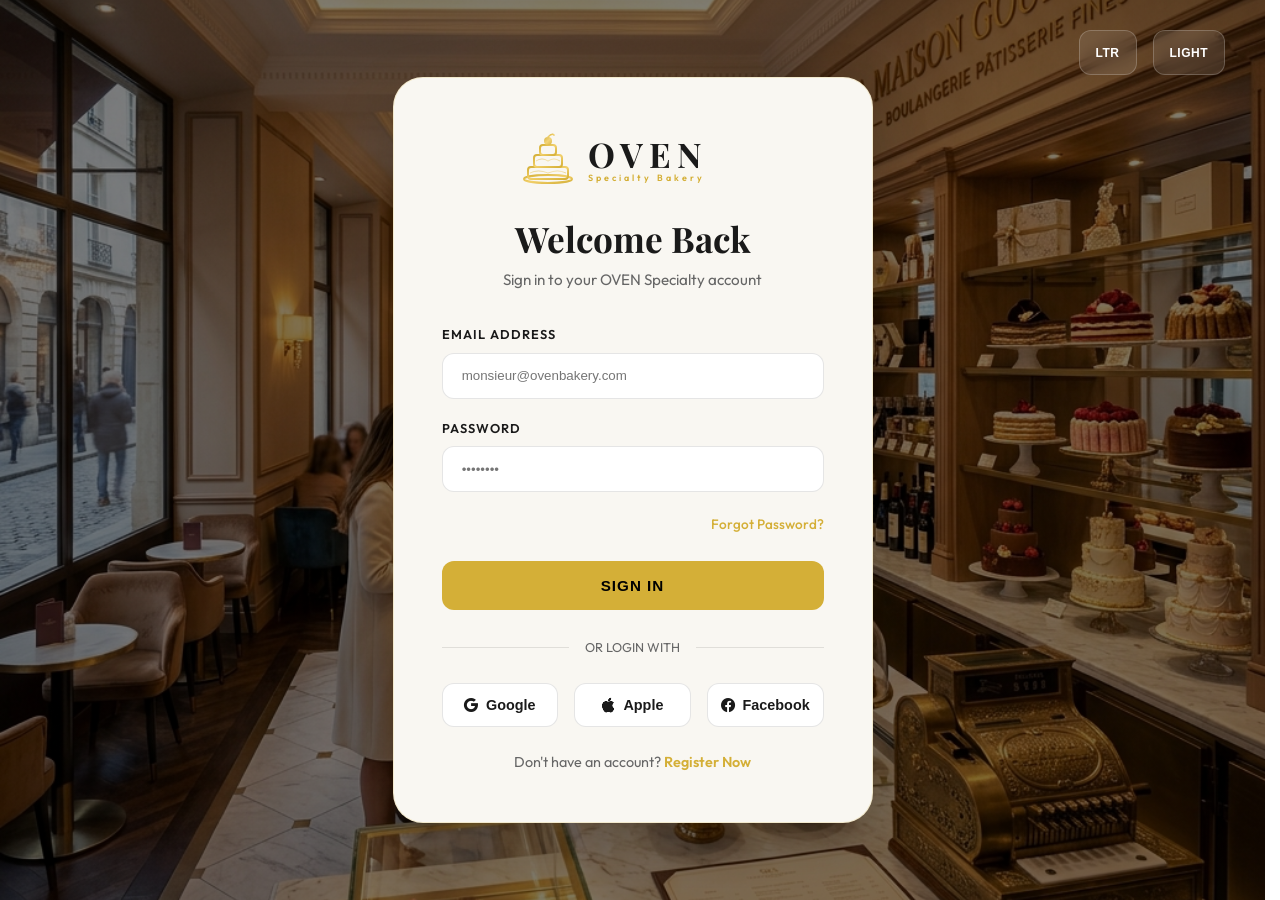
<file: login.html>
<!DOCTYPE html>
<html lang="en" dir="ltr">

<head>
    <meta charset="UTF-8">
    <meta name="viewport" content="width=device-width, initial-scale=1.0">
    <title>Login | OVEN Luxury Atelier</title>
    <!-- Fonts -->
    <link href="https://fonts.googleapis.com/css2?family=Playfair+Display:ital,wght@0,400..900;1,400..900&family=Outfit:wght@100..900&display=swap" rel="stylesheet">
    <!-- Icons -->
    <link rel="stylesheet" href="https://cdn.jsdelivr.net/npm/bootstrap-icons@1.11.3/font/bootstrap-icons.min.css">
    <!-- CSS -->
    <link rel="stylesheet" href="style.css">
    <!-- Favicon -->
    <link rel="icon" type="image/svg+xml" href="assets/images/favicon.svg">
    <style>
        body {
            overflow: hidden; /* Point 5: Single viewport */
        }

        .auth-wrapper {
            height: 100vh;
            display: flex;
            align-items: center;
            justify-content: center;
            background: linear-gradient(rgba(0,0,0,0.5), rgba(0,0,0,0.5)), url('assets/images/bakery-interior.png') center/cover no-repeat;
            padding: 2rem;
        }

        .auth-container {
            width: 100%;
            max-width: 480px;
            background: var(--surface);
            padding: 3rem;
            border-radius: 30px;
            box-shadow: 0 20px 60px rgba(0, 0, 0, 0.2);
            border: 1px solid rgba(212, 175, 55, 0.2);
            text-align: center;
            position: relative;
        }

        .auth-logo {
            margin-bottom: 2rem;
            display: flex;
            justify-content: center; /* Point 7: Centered logo */
            direction: ltr !important;
            flex-shrink: 0;
            min-width: fit-content;
        }

        .auth-logo img {
            height: 70px;
            cursor: pointer;
        }

        .auth-logo svg {
            direction: ltr !important;
        }

        .auth-header h1 {
            font-size: 2.2rem;
            margin-bottom: 0.5rem;
            color: var(--text);
            font-family: var(--font-heading);
        }

        .auth-header p {
            color: var(--text-muted);
            font-size: 0.95rem;
            margin-bottom: 2rem;
        }

        .form-group {
            text-align: left;
            margin-bottom: 1.2rem;
        }

        .form-group label {
            display: block;
            font-size: 0.8rem;
            font-weight: 600;
            margin-bottom: 0.5rem;
            color: var(--text);
            text-transform: uppercase;
            letter-spacing: 1px;
        }

        .form-control {
            width: 100%;
            padding: 0.9rem 1.2rem;
            background: var(--background);
            border: 1px solid rgba(0, 0, 0, 0.1);
            border-radius: 12px;
            color: var(--text);
            transition: all 0.3s ease;
        }

        .auth-btn {
            width: 100%;
            padding: 1rem;
            background: var(--primary);
            color: #000;
            border: none;
            border-radius: 12px;
            font-weight: 700;
            font-size: 0.95rem;
            cursor: pointer;
            transition: all 0.3s ease;
            text-transform: uppercase;
            letter-spacing: 1px;
            margin-top: 0.5rem;
        }

        .auth-btn:hover {
            background: var(--primary-dark);
            transform: translateY(-2px);
            box-shadow: 0 10px 20px rgba(212, 175, 55, 0.2);
        }

        /* Social Logins (Point 14) */
        .social-logins {
            display: flex;
            gap: 1rem;
            margin-top: 1.5rem;
        }

        .social-btn {
            flex: 1;
            padding: 0.8rem;
            border-radius: 12px;
            border: 1px solid rgba(0, 0, 0, 0.1);
            background: var(--background);
            display: flex;
            align-items: center;
            justify-content: center;
            gap: 0.5rem;
            font-size: 0.9rem;
            font-weight: 600;
            cursor: pointer;
            transition: all 0.3s ease;
            color: var(--text);
        }

        .social-btn i { color: inherit; }

        .social-btn.google:hover { background: rgba(66, 133, 244, 0.1); border-color: #4285F4; color: #4285F4; }
        .social-btn.facebook:hover { background: rgba(24, 119, 242, 0.1); border-color: #1877F2; color: #1877F2; }
        .social-btn.apple:hover { background: rgba(0, 0, 0, 0.1); border-color: var(--text); color: var(--text); }

        [data-theme="dark"] .social-btn.apple:hover { background: rgba(255, 255, 255, 0.1); }

        .auth-divider {
            margin: 1.5rem 0;
            position: relative;
            text-align: center;
        }

        .auth-divider::before {
            content: '';
            position: absolute;
            top: 50%;
            left: 0;
            width: 100%;
            height: 1px;
            background: rgba(0, 0, 0, 0.1);
        }

        .auth-divider span {
            position: relative;
            background: var(--surface);
            padding: 0 1rem;
            color: var(--text-muted);
            font-size: 0.8rem;
            text-transform: uppercase;
        }

        .auth-footer {
            margin-top: 1.5rem;
            font-size: 0.9rem;
            color: var(--text-muted);
        }

        .auth-footer a {
            color: var(--primary);
            font-weight: 600;
        }

        /* Controls */
        .top-controls {
            position: absolute;
            top: 30px;
            right: 40px;
            display: flex;
            gap: 1rem;
            z-index: 100;
        }

        [dir="rtl"] .top-controls {
            right: auto;
            left: 40px;
        }

        body[data-theme="dark"] .social-btn,
        body[data-theme="dark"] .social-btn i,
        body[data-theme="dark"] .form-control,
        body[data-theme="dark"] .auth-divider span,
        body[data-theme="dark"] .auth-header p,
        body[data-theme="dark"] .auth-footer,
        body[data-theme="dark"] .form-group label {
            color: #FFFFFF !important;
            border-color: rgba(255, 255, 255, 0.3) !important;
        }

        body[data-theme="dark"] .social-btn,
        body[data-theme="dark"] .form-control {
            background: rgba(255, 255, 255, 0.1) !important;
        }

        body[data-theme="dark"] .auth-divider span {
            background: var(--surface) !important;
        }

        body[data-theme="dark"] .auth-divider::before {
            background: rgba(255, 255, 255, 0.2) !important;
        }

        .control-btn {
            background: rgba(255, 255, 255, 0.1);
            backdrop-filter: blur(10px);
            color: white;
            min-width: 45px;
            height: 45px;
            padding: 0 1rem;
            border-radius: 12px;
            display: flex;
            align-items: center;
            justify-content: center;
            font-size: 0.75rem;
            font-weight: 600;
            border: 1px solid rgba(255, 255, 255, 0.2);
            cursor: pointer;
            transition: all 0.3s ease;
            text-transform: uppercase;
            letter-spacing: 0.5px;
        }

        .control-btn:hover {
            background: var(--primary);
            color: #000;
            border-color: var(--primary);
        }

        @media (max-width: 600px) {
            body {
                overflow-y: auto !important;
            }
            .auth-wrapper {
                height: auto;
                min-height: 100vh;
                align-items: flex-start;
                padding-top: 6rem;
            }
            .auth-container {
                padding: 2rem 1.5rem;
                margin-top: 0;
            }
            .top-controls {
                top: 20px;
                right: 50%;
                transform: translateX(50%);
                width: max-content;
            }
            [dir="rtl"] .top-controls {
                left: 50%;
                right: auto;
                transform: translateX(-50%);
            }
            .social-logins {
                flex-direction: column;
                gap: 0.8rem;
            }
        }
    </style>
</head>

<body data-theme="light">

    <div class="auth-wrapper">
        <!-- Top Corner Controls -->
        <div class="top-controls">
            <button class="control-btn" id="dir-toggle-auth" title="Toggle RTL/LTR">LTR</button>
            <button class="control-btn" id="theme-toggle-auth" title="Toggle Light/Dark Theme">LIGHT</button>
        </div>

        <div class="auth-container">
            <div class="auth-logo">
                <a href="index.html" style="display: flex; align-items: center; gap: 0.5rem; text-decoration: none; justify-content: center;">
                    <svg viewBox="0 0 240 60" xmlns="http://www.w3.org/2000/svg" style="height: 60px; width: auto;">
                        <defs>
                            <linearGradient id="premiumGoldAuth" x1="0%" y1="0%" x2="100%" y2="100%">
                                <stop offset="0%" style="stop-color:#D4AF37;stop-opacity:1" />
                                <stop offset="50%" style="stop-color:#F2D06B;stop-opacity:1" />
                                <stop offset="100%" style="stop-color:#D4AF37;stop-opacity:1" />
                            </linearGradient>
                        </defs>
                        <!-- Logomark: 3-Tier Cake -->
                        <g transform="translate(5, 3)">
                            <ellipse cx="30" cy="50" rx="24" ry="4" fill="none" stroke="url(#premiumGoldAuth)" stroke-width="2"/>
                            <rect x="10" y="38" width="40" height="12" rx="3" fill="none" stroke="url(#premiumGoldAuth)" stroke-width="2"/>
                            <path d="M12 44 Q 20 40, 30 44 Q 40 40, 48 44" stroke="url(#premiumGoldAuth)" stroke-width="1" fill="none" opacity="0.5"/>
                            <rect x="16" y="26" width="28" height="12" rx="3" fill="none" stroke="url(#premiumGoldAuth)" stroke-width="2"/>
                            <path d="M18 32 Q 24 28, 30 32 Q 36 28, 42 32" stroke="url(#premiumGoldAuth)" stroke-width="1" fill="none" opacity="0.5"/>
                            <rect x="22" y="16" width="16" height="10" rx="3" fill="none" stroke="url(#premiumGoldAuth)" stroke-width="2"/>
                            <circle cx="30" cy="12" r="4" fill="url(#premiumGoldAuth)" opacity="0.9"/>
                            <path d="M30 8 Q 34 4, 36 6" stroke="url(#premiumGoldAuth)" stroke-width="1.5" fill="none" stroke-linecap="round"/>
                        </g>
                        <!-- Text -->
                        <text x="75" y="42" fill="var(--text)" font-family="'Playfair Display', serif" font-size="34" font-weight="700" letter-spacing="6">OVEN</text>
                        <text x="75" y="55" fill="var(--primary)" font-family="'Outfit', sans-serif" font-size="9" font-weight="600" letter-spacing="3" text-transform="uppercase">Specialty Bakery</text>
                    </svg>
                </a>
            </div>
            <div class="auth-header">
                <h1>Welcome Back</h1>
                <p>Sign in to your OVEN Specialty account</p>
            </div>
            
            <form action="dashboard.html">
                <div class="form-group">
                    <label>Email Address</label>
                    <input type="email" class="form-control" placeholder="monsieur@ovenbakery.com" required>
                </div>
                <div class="form-group">
                    <label>Password</label>
                    <input type="password" class="form-control" placeholder="••••••••" required>
                </div>
                <div style="text-align: right; margin-bottom: 1rem;">
                    <a href="#" style="color: var(--primary); font-size: 0.85rem; font-weight: 500;">Forgot Password?</a>
                </div>
                <button type="submit" class="auth-btn">Sign In</button>
            </form>

            <div class="auth-divider">
                <span>Or login with</span>
            </div>

            <div class="social-logins">
                <button class="social-btn google"><i class="bi bi-google"></i> Google</button>
                <button class="social-btn apple"><i class="bi bi-apple"></i> Apple</button>
                <button class="social-btn facebook"><i class="bi bi-facebook"></i> Facebook</button>
            </div>

            <div class="auth-footer">
                Don't have an account? <a href="register.html">Register Now</a>
            </div>
        </div>
    </div>

    <script>
        const body = document.body;
        const html = document.documentElement;
        const themeBtn = document.getElementById('theme-toggle-auth');
        const dirBtn = document.getElementById('dir-toggle-auth');

        // Initialize from localStorage
        const savedTheme = localStorage.getItem('theme');
        const savedDir = localStorage.getItem('dir');

        if (savedTheme === 'dark') {
            body.setAttribute('data-theme', 'dark');
            themeBtn.textContent = 'DARK';
        } else {
            themeBtn.textContent = 'LIGHT';
        }

        if (savedDir === 'rtl') {
            html.setAttribute('dir', 'rtl');
            dirBtn.textContent = 'RTL';
        } else {
            dirBtn.textContent = 'LTR';
        }

        // Theme Toggle
        themeBtn.addEventListener('click', () => {
            const currentTheme = body.getAttribute('data-theme');
            if (currentTheme === 'dark') {
                body.removeAttribute('data-theme');
                themeBtn.textContent = 'LIGHT';
                localStorage.setItem('theme', 'light');
            } else {
                body.setAttribute('data-theme', 'dark');
                themeBtn.textContent = 'DARK';
                localStorage.setItem('theme', 'dark');
            }
        });

        // Direction Toggle
        dirBtn.addEventListener('click', () => {
            const currentDir = html.getAttribute('dir');
            if (currentDir === 'rtl') {
                html.setAttribute('dir', 'ltr');
                dirBtn.textContent = 'LTR';
                localStorage.setItem('dir', 'ltr');
            } else {
                html.setAttribute('dir', 'rtl');
                dirBtn.textContent = 'RTL';
                localStorage.setItem('dir', 'rtl');
            }
        });
    </script>
</body>
</html>
</file>
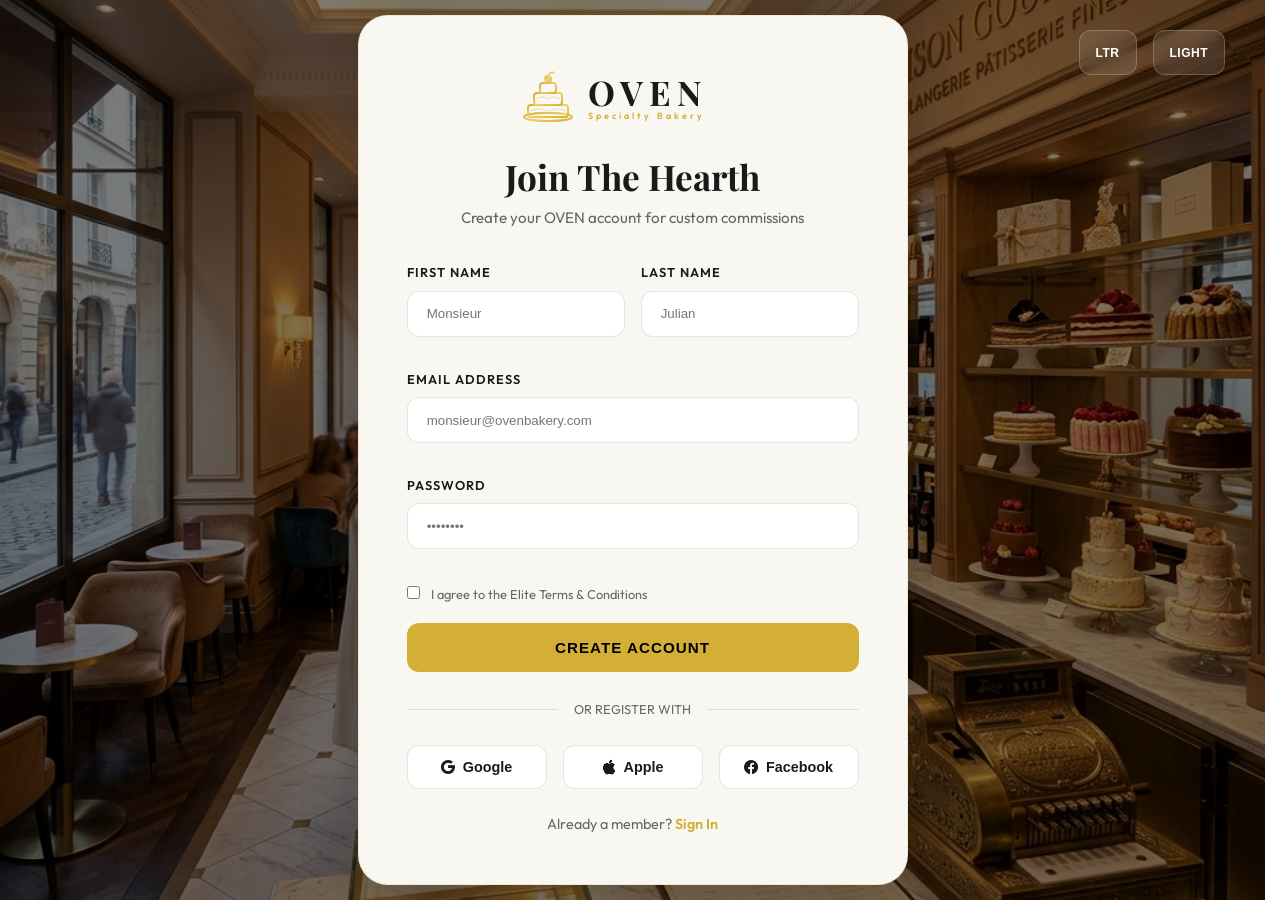
<file: register.html>
<!DOCTYPE html>
<html lang="en" dir="ltr">

<head>
    <meta charset="UTF-8">
    <meta name="viewport" content="width=device-width, initial-scale=1.0">
    <title>Register | OVEN Luxury Atelier</title>
    <!-- Fonts -->
    <link href="https://fonts.googleapis.com/css2?family=Playfair+Display:ital,wght@0,400..900;1,400..900&family=Outfit:wght@100..900&display=swap" rel="stylesheet">
    <!-- Icons -->
    <link rel="stylesheet" href="https://cdn.jsdelivr.net/npm/bootstrap-icons@1.11.3/font/bootstrap-icons.min.css">
    <!-- CSS -->
    <link rel="stylesheet" href="style.css">
    <!-- Favicon -->
    <link rel="icon" type="image/svg+xml" href="assets/images/favicon.svg">
    <style>
        body {
            overflow: hidden; /* Point 5: Single viewport */
        }

        .auth-wrapper {
            height: 100vh;
            display: flex;
            align-items: center;
            justify-content: center;
            background: linear-gradient(rgba(0,0,0,0.5), rgba(0,0,0,0.5)), url('assets/images/bakery-interior.png') center/cover no-repeat;
            padding: 2rem;
        }

        .auth-container {
            width: 100%;
            max-width: 550px;
            background: var(--surface);
            padding: 3rem;
            border-radius: 30px;
            box-shadow: 0 20px 60px rgba(0, 0, 0, 0.2);
            border: 1px solid rgba(212, 175, 55, 0.2);
            text-align: center;
            position: relative;
        }

        .auth-logo {
            margin-bottom: 2rem;
            display: flex;
            justify-content: center; /* Point 7: Centered logo */
            direction: ltr !important;
            flex-shrink: 0;
            min-width: fit-content;
        }

        .auth-logo img {
            height: 70px;
            cursor: pointer;
        }

        .auth-logo svg {
            direction: ltr !important;
        }

        .auth-header h1 {
            font-size: 2.2rem;
            margin-bottom: 0.5rem;
            color: var(--text);
            font-family: var(--font-heading);
        }

        .auth-header p {
            color: var(--text-muted);
            font-size: 0.95rem;
            margin-bottom: 2rem;
        }

        .form-grid {
            display: grid;
            grid-template-columns: repeat(2, 1fr);
            gap: 1rem;
            text-align: left;
        }

        .form-group {
            margin-bottom: 1rem;
        }

        .full-width {
            grid-column: span 2;
        }

        .form-group label {
            display: block;
            font-size: 0.8rem;
            font-weight: 600;
            margin-bottom: 0.5rem;
            color: var(--text);
            text-transform: uppercase;
            letter-spacing: 1px;
        }

        .form-control {
            width: 100%;
            padding: 0.9rem 1.2rem;
            background: var(--background);
            border: 1px solid rgba(0, 0, 0, 0.1);
            border-radius: 12px;
            color: var(--text);
            transition: all 0.3s ease;
        }

        .auth-btn {
            width: 100%;
            padding: 1rem;
            background: var(--primary);
            color: #000;
            border: none;
            border-radius: 12px;
            font-weight: 700;
            font-size: 0.95rem;
            cursor: pointer;
            transition: all 0.3s ease;
            text-transform: uppercase;
            letter-spacing: 1px;
            margin-top: 1rem;
        }

        .auth-btn:hover {
            background: var(--primary-dark);
            transform: translateY(-2px);
            box-shadow: 0 10px 20px rgba(212, 175, 55, 0.2);
        }

        .social-logins {
            display: flex;
            gap: 1rem;
            margin-top: 1.5rem;
        }

        .social-btn {
            flex: 1;
            padding: 0.8rem;
            border-radius: 12px;
            border: 1px solid rgba(0, 0, 0, 0.1);
            background: var(--background);
            display: flex;
            align-items: center;
            justify-content: center;
            gap: 0.5rem;
            font-size: 0.9rem;
            font-weight: 600;
            cursor: pointer;
            transition: all 0.3s ease;
            color: var(--text);
        }

        .social-btn i { color: inherit; }

        .social-btn.google:hover { background: rgba(66, 133, 244, 0.1); border-color: #4285F4; color: #4285F4; }
        .social-btn.facebook:hover { background: rgba(24, 119, 242, 0.1); border-color: #1877F2; color: #1877F2; }
        .social-btn.apple:hover { background: rgba(0, 0, 0, 0.1); border-color: var(--text); color: var(--text); }

        [data-theme="dark"] .social-btn.apple:hover { background: rgba(255, 255, 255, 0.1); }

        [data-theme="dark"] .social-btn,
        [data-theme="dark"] .form-control {
            border-color: rgba(255, 255, 255, 0.3);
            background: rgba(255, 255, 255, 0.1);
            color: #FFFFFF !important;
        }

        [data-theme="dark"] .auth-divider span {
            color: #FFFFFF !important;
            background: var(--surface) !important;
        }

        [data-theme="dark"] .auth-divider::before {
            background: rgba(255, 255, 255, 0.2);
        }

        .auth-divider {
            margin: 1.5rem 0;
            position: relative;
            text-align: center;
        }

        .auth-divider::before {
            content: '';
            position: absolute;
            top: 50%;
            left: 0;
            width: 100%;
            height: 1px;
            background: rgba(0, 0, 0, 0.1);
        }

        .auth-divider span {
            position: relative;
            background: var(--surface);
            padding: 0 1rem;
            color: var(--text-muted);
            font-size: 0.8rem;
            text-transform: uppercase;
        }

        .auth-footer {
            margin-top: 1.5rem;
            font-size: 0.9rem;
            color: var(--text-muted);
        }

        .auth-footer a {
            color: var(--primary);
            font-weight: 600;
        }

        .top-controls {
            position: absolute;
            top: 30px;
            right: 40px;
            display: flex;
            gap: 1rem;
            z-index: 100;
        }

        .control-btn {
            background: rgba(255, 255, 255, 0.1);
            backdrop-filter: blur(10px);
            color: white;
            min-width: 45px;
            height: 45px;
            padding: 0 1rem;
            border-radius: 12px;
            display: flex;
            align-items: center;
            justify-content: center;
            font-size: 0.75rem;
            font-weight: 600;
            border: 1px solid rgba(255, 255, 255, 0.2);
            cursor: pointer;
            transition: all 0.3s ease;
            text-transform: uppercase;
            letter-spacing: 0.5px;
        }

        .control-btn:hover {
            background: var(--primary);
            color: #000;
            border-color: var(--primary);
        }

        @media (max-width: 600px) {
            body {
                overflow-y: auto !important;
            }
            .auth-wrapper {
                height: auto;
                min-height: 100vh;
                align-items: flex-start;
                padding-top: 6rem;
                padding-bottom: 2rem;
            }
            .auth-container {
                padding: 2rem 1.5rem;
                margin-top: 0;
            }
            .top-controls {
                top: 20px;
                right: 50%;
                transform: translateX(50%);
                width: max-content;
            }
            [dir="rtl"] .top-controls {
                left: 50%;
                right: auto;
                transform: translateX(-50%);
            }
            .form-grid {
                grid-template-columns: 1fr;
            }
            .full-width {
                grid-column: span 1;
            }
            .social-logins {
                flex-direction: column;
                gap: 0.8rem;
            }
        }
    </style>
</head>

<body data-theme="light">

    <div class="auth-wrapper">
        <!-- Top Corner Controls -->
        <div class="top-controls">
            <button class="control-btn" id="dir-toggle-auth" title="Toggle RTL/LTR">LTR</button>
            <button class="control-btn" id="theme-toggle-auth" title="Toggle Light/Dark Theme">LIGHT</button>
        </div>

        <div class="auth-container">
            <div class="auth-logo">
                <a href="index.html" style="display: flex; align-items: center; gap: 0.5rem; text-decoration: none; justify-content: center;">
                    <svg viewBox="0 0 240 60" xmlns="http://www.w3.org/2000/svg" style="height: 60px; width: auto;">
                        <defs>
                            <linearGradient id="premiumGoldAuth" x1="0%" y1="0%" x2="100%" y2="100%">
                                <stop offset="0%" style="stop-color:#D4AF37;stop-opacity:1" />
                                <stop offset="50%" style="stop-color:#F2D06B;stop-opacity:1" />
                                <stop offset="100%" style="stop-color:#D4AF37;stop-opacity:1" />
                            </linearGradient>
                        </defs>
                        <!-- Logomark: 3-Tier Cake -->
                        <g transform="translate(5, 3)">
                            <ellipse cx="30" cy="50" rx="24" ry="4" fill="none" stroke="url(#premiumGoldAuth)" stroke-width="2"/>
                            <rect x="10" y="38" width="40" height="12" rx="3" fill="none" stroke="url(#premiumGoldAuth)" stroke-width="2"/>
                            <path d="M12 44 Q 20 40, 30 44 Q 40 40, 48 44" stroke="url(#premiumGoldAuth)" stroke-width="1" fill="none" opacity="0.5"/>
                            <rect x="16" y="26" width="28" height="12" rx="3" fill="none" stroke="url(#premiumGoldAuth)" stroke-width="2"/>
                            <path d="M18 32 Q 24 28, 30 32 Q 36 28, 42 32" stroke="url(#premiumGoldAuth)" stroke-width="1" fill="none" opacity="0.5"/>
                            <rect x="22" y="16" width="16" height="10" rx="3" fill="none" stroke="url(#premiumGoldAuth)" stroke-width="2"/>
                            <circle cx="30" cy="12" r="4" fill="url(#premiumGoldAuth)" opacity="0.9"/>
                            <path d="M30 8 Q 34 4, 36 6" stroke="url(#premiumGoldAuth)" stroke-width="1.5" fill="none" stroke-linecap="round"/>
                        </g>
                        <!-- Text -->
                        <text x="75" y="42" fill="var(--text)" font-family="'Playfair Display', serif" font-size="34" font-weight="700" letter-spacing="6">OVEN</text>
                        <text x="75" y="55" fill="var(--primary)" font-family="'Outfit', sans-serif" font-size="9" font-weight="600" letter-spacing="3" text-transform="uppercase">Specialty Bakery</text>
                    </svg>
                </a>
            </div>
            <div class="auth-header">
                <h1>Join The Hearth</h1>
                <p>Create your OVEN account for custom commissions</p>
            </div>
            
            <form action="dashboard.html">
                <div class="form-grid">
                    <div class="form-group">
                        <label>First Name</label>
                        <input type="text" class="form-control" placeholder="Monsieur" required>
                    </div>
                    <div class="form-group">
                        <label>Last Name</label>
                        <input type="text" class="form-control" placeholder="Julian" required>
                    </div>
                    <div class="form-group full-width">
                        <label>Email Address</label>
                        <input type="email" class="form-control" placeholder="monsieur@ovenbakery.com" required>
                    </div>
                    <div class="form-group full-width">
                        <label>Password</label>
                        <input type="password" class="form-control" placeholder="••••••••" required>
                    </div>
                </div>
                <div style="text-align: left; margin-top: 1rem;">
                    <label style="font-size: 0.8rem; color: var(--text-muted); cursor: pointer;">
                        <input type="checkbox" style="margin-right: 0.5rem;" required> I agree to the Elite Terms & Conditions
                    </label>
                </div>
                <button type="submit" class="auth-btn">Create Account</button>
            </form>

            <div class="auth-divider">
                <span>Or register with</span>
            </div>

            <div class="social-logins">
                <button class="social-btn google"><i class="bi bi-google"></i> Google</button>
                <button class="social-btn apple"><i class="bi bi-apple"></i> Apple</button>
                <button class="social-btn facebook"><i class="bi bi-facebook"></i> Facebook</button>
            </div>

            <div class="auth-footer">
                Already a member? <a href="login.html">Sign In</a>
            </div>
        </div>
    </div>

    <script>
        const body = document.body;
        const html = document.documentElement;
        const themeBtn = document.getElementById('theme-toggle-auth');
        const dirBtn = document.getElementById('dir-toggle-auth');

        // Initialize from localStorage
        const savedTheme = localStorage.getItem('theme');
        const savedDir = localStorage.getItem('dir');

        if (savedTheme === 'dark') {
            body.setAttribute('data-theme', 'dark');
            themeBtn.textContent = 'DARK';
        } else {
            themeBtn.textContent = 'LIGHT';
        }

        if (savedDir === 'rtl') {
            html.setAttribute('dir', 'rtl');
            dirBtn.textContent = 'RTL';
        } else {
            dirBtn.textContent = 'LTR';
        }

        // Theme Toggle
        themeBtn.addEventListener('click', () => {
            const currentTheme = body.getAttribute('data-theme');
            if (currentTheme === 'dark') {
                body.removeAttribute('data-theme');
                themeBtn.textContent = 'LIGHT';
                localStorage.setItem('theme', 'light');
            } else {
                body.setAttribute('data-theme', 'dark');
                themeBtn.textContent = 'DARK';
                localStorage.setItem('theme', 'dark');
            }
        });

        // Direction Toggle
        dirBtn.addEventListener('click', () => {
            const currentDir = html.getAttribute('dir');
            if (currentDir === 'rtl') {
                html.setAttribute('dir', 'ltr');
                dirBtn.textContent = 'LTR';
                localStorage.setItem('dir', 'ltr');
            } else {
                html.setAttribute('dir', 'rtl');
                dirBtn.textContent = 'RTL';
                localStorage.setItem('dir', 'rtl');
            }
        });
    </script>
</body>
</html>
</file>
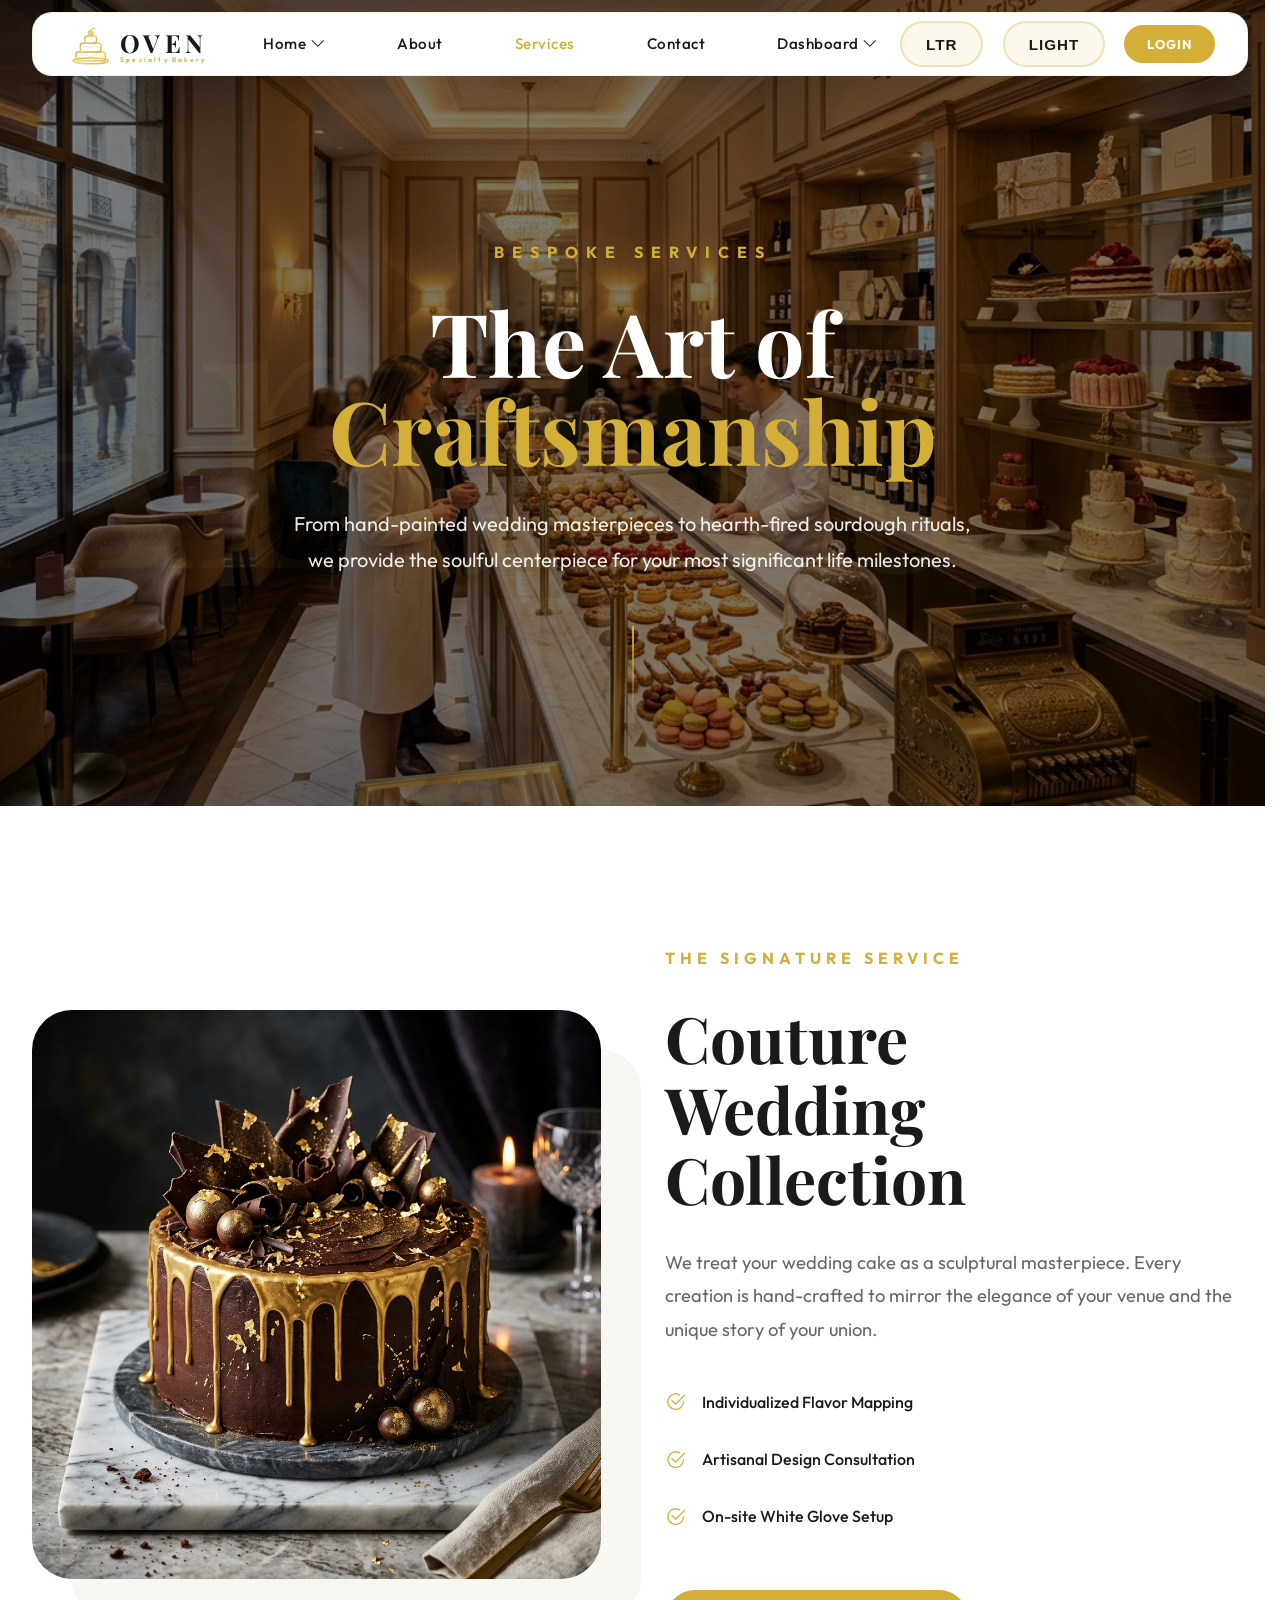
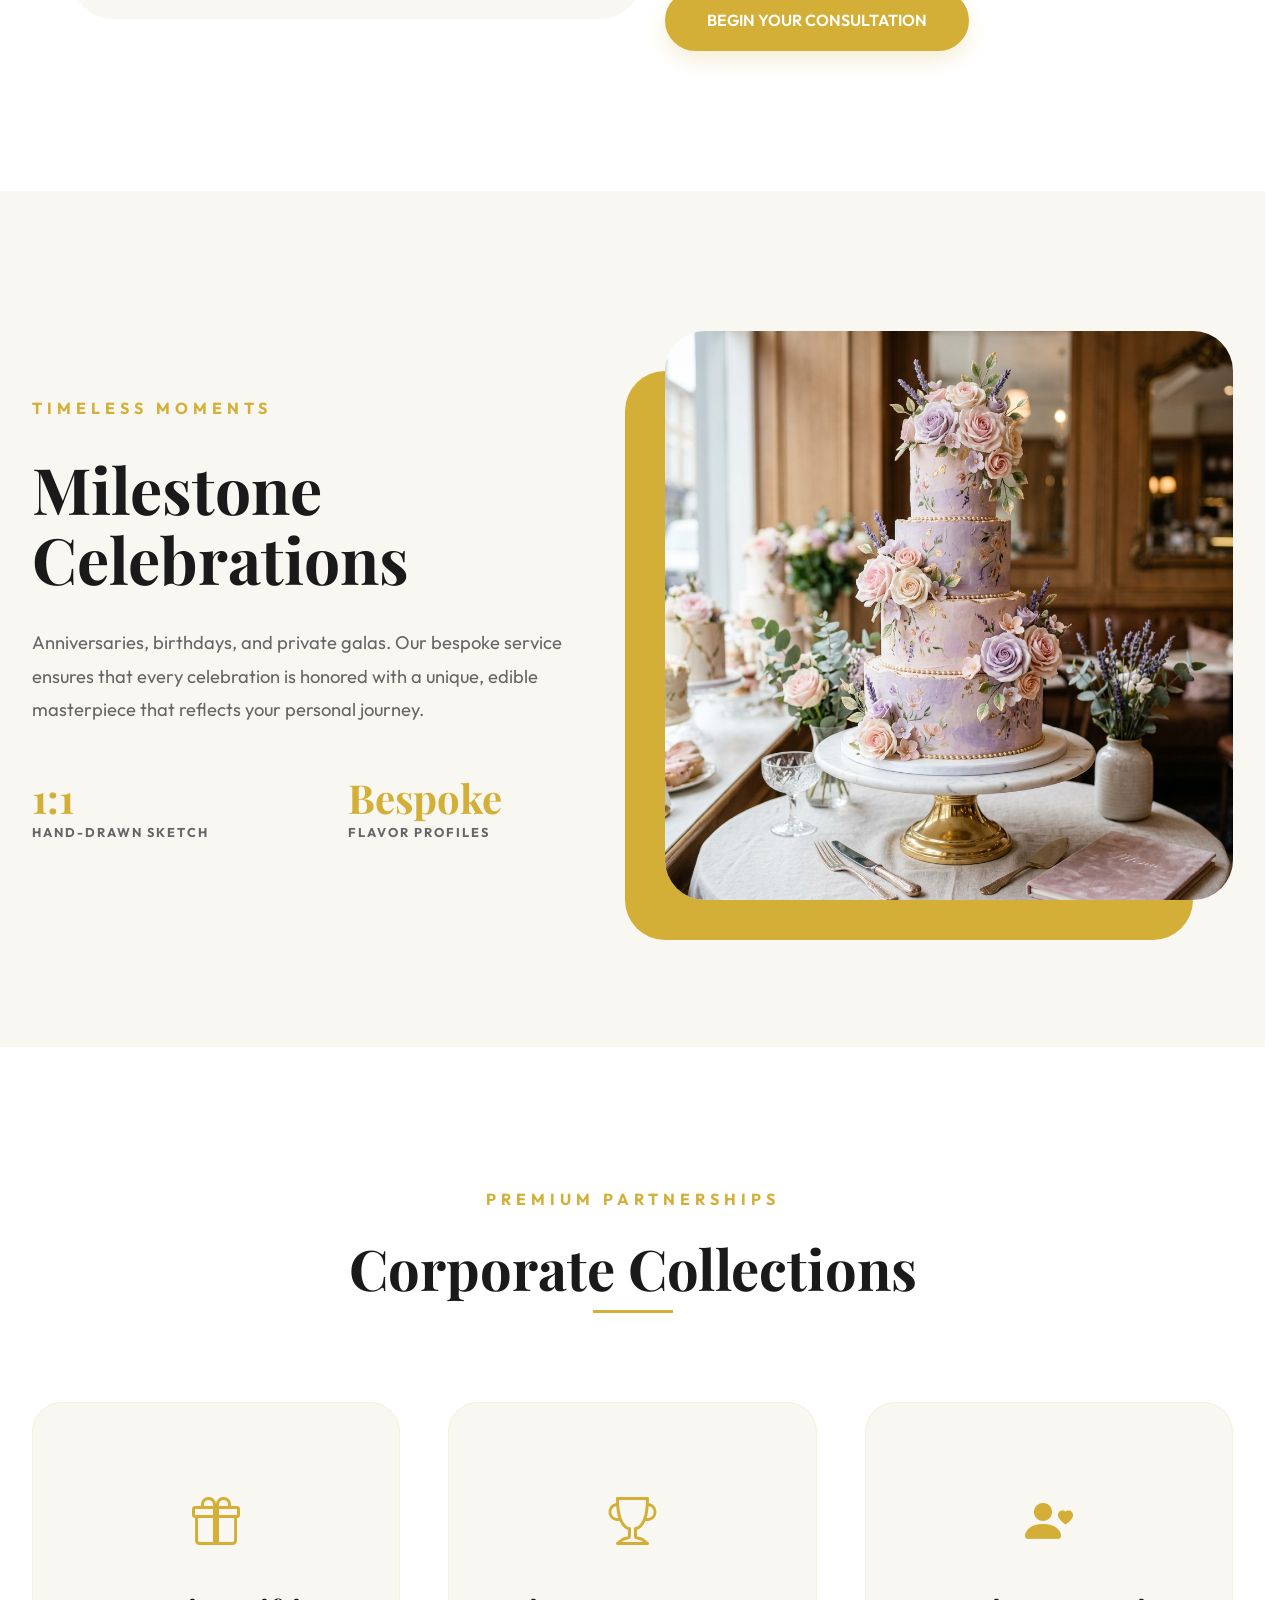
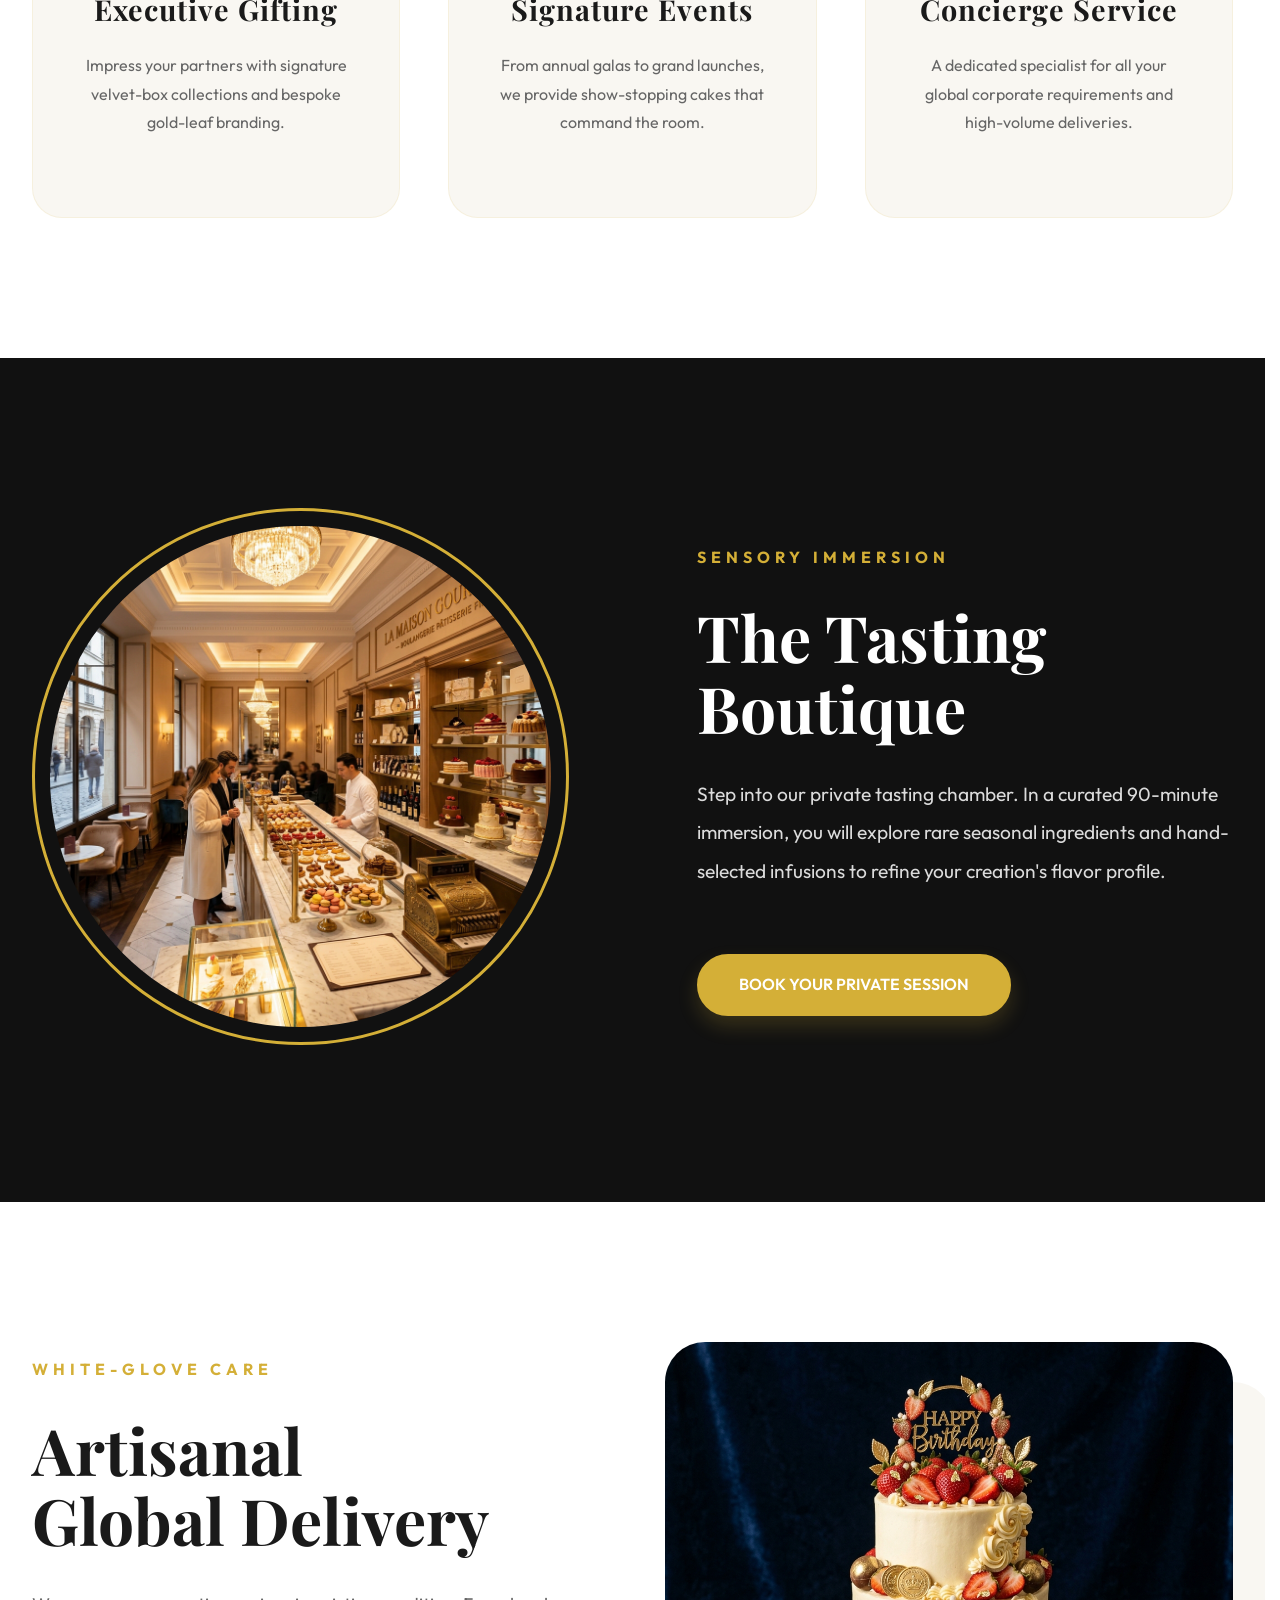
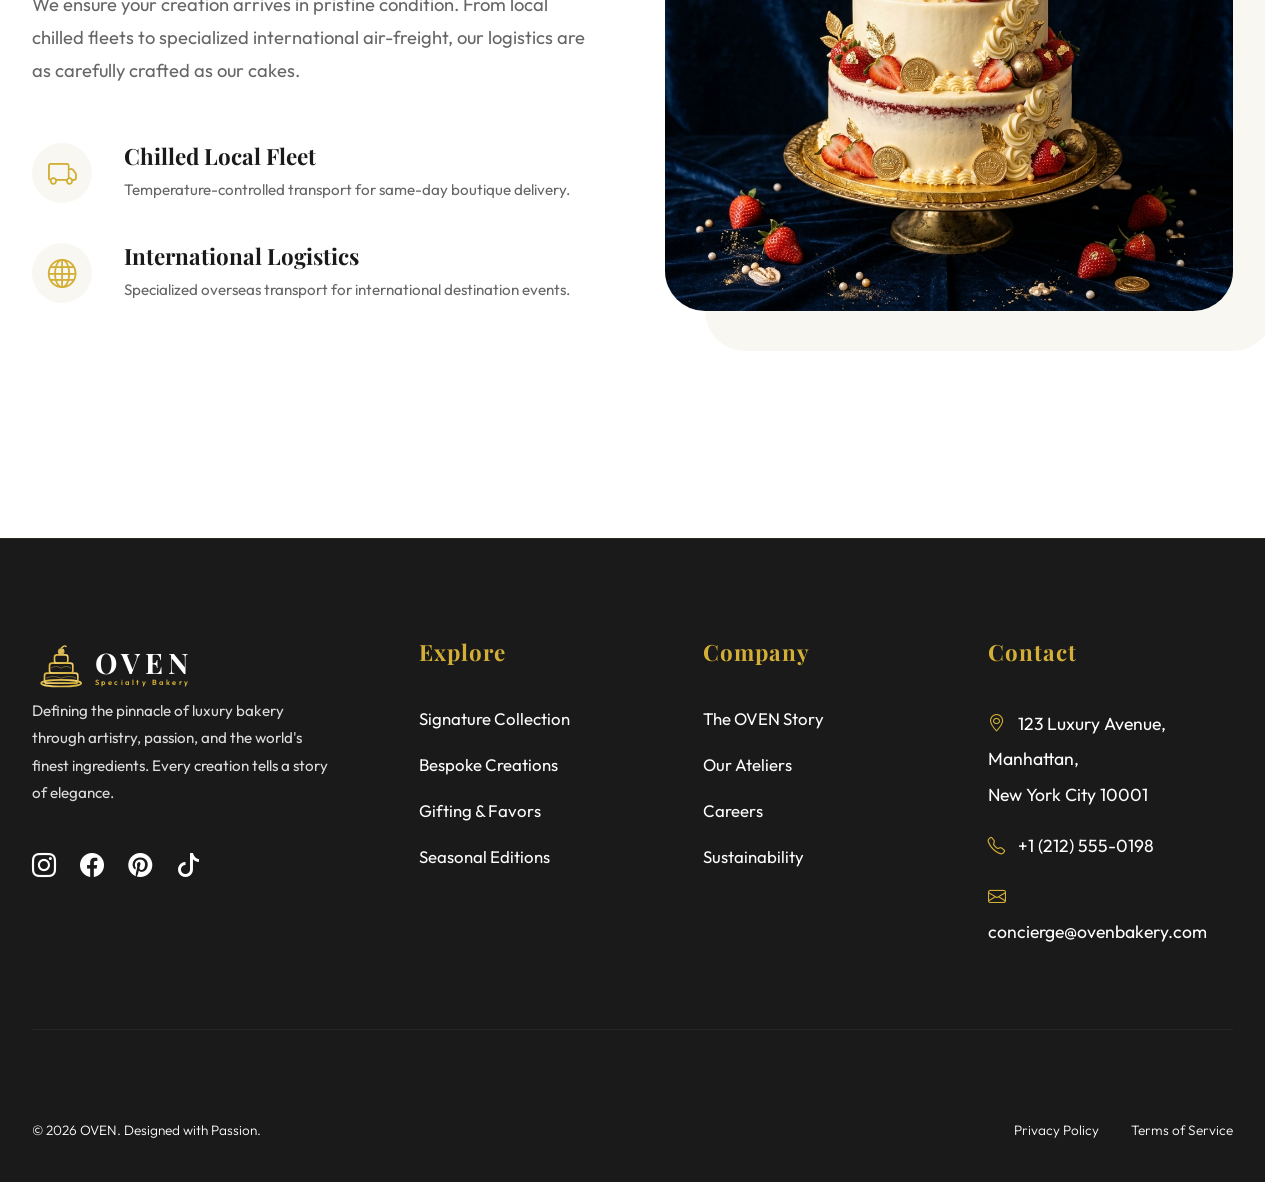
<file: services.html>
<!DOCTYPE html>
<html lang="en">

<head>
    <meta charset="UTF-8">
    <meta name="viewport" content="width=device-width, initial-scale=1.0">
    <title>Our Services | OVEN Luxury Patisserie</title>
    <!-- Fonts -->
    <link
        href="https://fonts.googleapis.com/css2?family=Playfair+Display:ital,wght@0,400..900;1,400..900&family=Outfit:wght@100..900&display=swap"
        rel="stylesheet">
    <!-- Icons -->
    <link rel="stylesheet" href="https://cdn.jsdelivr.net/npm/bootstrap-icons@1.11.3/font/bootstrap-icons.min.css">
    <!-- CSS -->
    <link rel="stylesheet" href="style.css">
    <!-- Favicon -->
    <link rel="icon" type="image/svg+xml" href="assets/images/favicon.svg">
</head>

<body data-theme="light">
    <!-- Header Section (Exact Parity with Home 1) -->
    <header>
        <div class="container nav-wrapper">
            <div class="logo">
                <a href="index.html">
                    <svg viewBox="0 0 240 60" xmlns="http://www.w3.org/2000/svg" class="oven-logo-svg">
                        <defs>
                            <linearGradient id="premiumGold" x1="0%" y1="0%" x2="100%" y2="100%">
                                <stop offset="0%" style="stop-color:#D4AF37;stop-opacity:1" />
                                <stop offset="50%" style="stop-color:#F2D06B;stop-opacity:1" />
                                <stop offset="100%" style="stop-color:#D4AF37;stop-opacity:1" />
                            </linearGradient>
                        </defs>
                        <!-- Logomark: 3-Tier Cake -->
                        <g transform="translate(5, 3)">
                            <ellipse cx="30" cy="50" rx="24" ry="4" fill="none" stroke="url(#premiumGold)" stroke-width="2"/>
                            <rect x="10" y="38" width="40" height="12" rx="3" fill="none" stroke="url(#premiumGold)" stroke-width="2"/>
                            <path d="M12 44 Q 20 40, 30 44 Q 40 40, 48 44" stroke="url(#premiumGold)" stroke-width="1" fill="none" opacity="0.5"/>
                            <rect x="16" y="26" width="28" height="12" rx="3" fill="none" stroke="url(#premiumGold)" stroke-width="2"/>
                            <path d="M18 32 Q 24 28, 30 32 Q 36 28, 42 32" stroke="url(#premiumGold)" stroke-width="1" fill="none" opacity="0.5"/>
                            <rect x="22" y="16" width="16" height="10" rx="3" fill="none" stroke="url(#premiumGold)" stroke-width="2"/>
                            <circle cx="30" cy="12" r="4" fill="url(#premiumGold)" opacity="0.9"/>
                            <path d="M30 8 Q 34 4, 36 6" stroke="url(#premiumGold)" stroke-width="1.5" fill="none" stroke-linecap="round"/>
                        </g>
                        <!-- Text -->
                        <text x="75" y="42" fill="var(--text)" font-family="'Playfair Display', serif" font-size="34" font-weight="700" letter-spacing="6">OVEN</text>
                        <text x="75" y="55" fill="var(--primary)" font-family="'Outfit', sans-serif" font-size="9" font-weight="600" letter-spacing="3" text-transform="uppercase">Specialty Bakery</text>
                    </svg>
                </a>
            </div>

            <nav class="nav-center">
                <div class="nav-item">
                    <span>Home <i class="bi bi-chevron-down"></i></span>
                    <ul class="dropdown">
                        <li><a href="index.html">Home 1</a></li>
                        <li><a href="home2.html">Home 2</a></li>
                    </ul>
                </div>
                <div class="nav-item"><a href="about.html">About</a></div>
                <div class="nav-item active"><a href="services.html">Services</a></div>
                <div class="nav-item"><a href="contact.html">Contact</a></div>
                <div class="nav-item">
                    <span>Dashboard <i class="bi bi-chevron-down"></i></span>
                    <ul class="dropdown">
                        <li><a href="dashboard.html">User Dashboard</a></li>
                        <li><a href="admin-dashboard.html">Admin Dashboard</a></li>
                    </ul>
                </div>
            </nav>

            <div class="nav-right">
                <button class="toggle-btn" id="dir-toggle" title="Toggle LTR/RTL">LTR</button>
                <button class="toggle-btn" id="theme-toggle" title="Toggle Light/Dark Theme">LIGHT</button>
                <a href="login.html" class="login-btn">LOGIN</a>
                <div class="hamburger" id="hamburger-btn"><i class="bi bi-list"></i></div>
            </div>
        </div>
    </header>

    <main>
        <!-- 1. Hero: Services Boutique -->
        <section class="reveal"
            style="min-height: 80vh; padding-top: 15rem; background: linear-gradient(rgba(0,0,0,0.5), rgba(0,0,0,0.5)), url('assets/images/bakery-interior.png') center/cover; position: relative; overflow: hidden; display: flex; align-items: center; justify-content: center;">
            <div
                style="position: absolute; right: -5%; top: 50%; transform: translateY(-50%); font-size: 25rem; color: rgba(212, 175, 55, 0.05); font-family: var(--font-heading); z-index: 0; pointer-events: none;">
                Artistry</div>
            <div class="container content-reveal" style="position: relative; z-index: 2; text-align: center; color: white;">
                <span style="color: var(--primary); font-weight: 700; letter-spacing: 8px; text-transform: uppercase; display: block; margin-bottom: 2rem;">Bespoke Services</span>
                <h1 class="text-hero font-heading font-bold leading-tight" style="margin: 0 0 2rem; color: white;">The Art of <br><span style="color: var(--primary);">Craftsmanship</span>
                </h1>
                <p class="text-xl leading-relaxed" style="margin: 0 auto 3rem; max-width: 700px; color: rgba(255,255,255,0.9);">
                    From hand-painted wedding masterpieces to hearth-fired sourdough rituals, we provide the soulful centerpiece for your most significant life milestones.</p>
                <div style="width: 2px; height: 100px; background: linear-gradient(var(--primary), transparent); margin: 0 auto;"></div>
            </div>
        </section>

        <!-- 2. Couture Wedding Cakes -->
        <section id="weddings" class="reveal" style="padding: 140px 0;">
            <div class="container grid-2col" style="align-items: center;">
                <div class="service-image">
                    <img src="assets/images/cake1.png" alt="Couture Wedding Cake"
                        style="width: 100%; border-radius: 40px; box-shadow: 40px 40px 0 var(--surface);">
                </div>
                <div class="service-details">
                    <span style="color: var(--primary); font-weight: 700; letter-spacing: 5px; text-transform: uppercase;">THE SIGNATURE SERVICE</span>
                    <h2 class="premium-font h1-heading" style="margin: 2rem 0;">Couture <br>Wedding Collection</h2>
                    <p style="font-size: 1.15rem; line-height: 1.8; color: var(--text-muted); margin-bottom: 2.5rem;">
                        We treat your wedding cake as a sculptural masterpiece. Every creation is hand-crafted to mirror the elegance of your venue and the unique story of your union.
                    </p>
                    <ul style="display: grid; gap: 1.5rem; margin-bottom: 3.5rem;">
                        <li style="display: flex; gap: 1rem; align-items: center; color: var(--text); font-weight: 500;"><i class="bi bi-check2-circle" style="color: var(--primary); font-size: 1.3rem;"></i> Individualized Flavor Mapping</li>
                        <li style="display: flex; gap: 1rem; align-items: center; color: var(--text); font-weight: 500;"><i class="bi bi-check2-circle" style="color: var(--primary); font-size: 1.3rem;"></i> Artisanal Design Consultation</li>
                        <li style="display: flex; gap: 1rem; align-items: center; color: var(--text); font-weight: 500;"><i class="bi bi-check2-circle" style="color: var(--primary); font-size: 1.3rem;"></i> On-site White Glove Setup</li>
                    </ul>
                    <a href="contact.html" class="primary-btn">BEGIN YOUR CONSULTATION</a>
                </div>
            </div>
        </section>

        <!-- 3. Bespoke Celebrations -->
        <section id="celebrations" class="reveal" style="background: var(--surface); padding: 140px 0;">
            <div class="container grid-2col" style="align-items: center;">
                <div class="service-details">
                    <span style="color: var(--primary); font-weight: 700; letter-spacing: 5px; text-transform: uppercase;">TIMELESS MOMENTS</span>
                    <h2 class="premium-font h1-heading" style="margin: 2rem 0;">Milestone <br>Celebrations</h2>
                    <p style="font-size: 1.15rem; line-height: 1.8; color: var(--text-muted); margin-bottom: 3rem;">
                        Anniversaries, birthdays, and private galas. Our bespoke service ensures that every celebration is honored with a unique, edible masterpiece that reflects your personal journey.
                    </p>
                    <div style="display: grid; grid-template-columns: 1fr 1fr; gap: 4rem;">
                        <div>
                            <h4 class="premium-font" style="font-size: 2.5rem; color: var(--primary); margin: 0;">1:1</h4>
                            <p style="font-size: 0.8rem; letter-spacing: 2px; font-weight: 700; color: var(--text-muted); text-transform: uppercase;">Hand-Drawn Sketch</p>
                        </div>
                        <div>
                            <h4 class="premium-font" style="font-size: 2.5rem; color: var(--primary); margin: 0;">Bespoke</h4>
                            <p style="font-size: 0.8rem; letter-spacing: 2px; font-weight: 700; color: var(--text-muted); text-transform: uppercase;">Flavor Profiles</p>
                        </div>
                    </div>
                </div>
                <div class="service-image">
                    <img src="assets/images/cake2.png" alt="Celebration Masterpiece"
                        style="width: 100%; border-radius: 40px; box-shadow: -40px 40px 0 var(--primary);">
                </div>
            </div>
        </section>

        <!-- 4. Corporate Collections -->
        <section id="corporate" class="reveal" style="padding: 140px 0;">
            <div class="container section-title">
                <span style="color: var(--primary); font-weight: 700; letter-spacing: 5px; text-transform: uppercase; display: block; margin-bottom: 1.5rem;">PREMIUM PARTNERSHIPS</span>
                <h2 class="premium-font h1-heading">Corporate Collections</h2>
            </div>
            <div class="container grid-3col">
                <div class="feature-card" style="padding: 5rem 3rem; background: var(--surface); border-radius: 30px; text-align: center; border: 1px solid rgba(212, 175, 55, 0.1);">
                    <i class="bi bi-gift" style="font-size: 3rem; color: var(--primary); display: block; margin-bottom: 2rem;"></i>
                    <h3 class="premium-font" style="font-size: 1.8rem; margin-bottom: 1.5rem;">Executive Gifting</h3>
                    <p style="color: var(--text-muted);">Impress your partners with signature velvet-box collections and bespoke gold-leaf branding.</p>
                </div>
                <div class="feature-card" style="padding: 5rem 3rem; background: var(--surface); border-radius: 30px; text-align: center; border: 1px solid rgba(212, 175, 55, 0.1);">
                    <i class="bi bi-trophy" style="font-size: 3rem; color: var(--primary); display: block; margin-bottom: 2rem;"></i>
                    <h3 class="premium-font" style="font-size: 1.8rem; margin-bottom: 1.5rem;">Signature Events</h3>
                    <p style="color: var(--text-muted);">From annual galas to grand launches, we provide show-stopping cakes that command the room.</p>
                </div>
                <div class="feature-card" style="padding: 5rem 3rem; background: var(--surface); border-radius: 30px; text-align: center; border: 1px solid rgba(212, 175, 55, 0.1);">
                    <i class="bi bi-person-heart" style="font-size: 3rem; color: var(--primary); display: block; margin-bottom: 2rem;"></i>
                    <h3 class="premium-font" style="font-size: 1.8rem; margin-bottom: 1.5rem;">Concierge Service</h3>
                    <p style="color: var(--text-muted);">A dedicated specialist for all your global corporate requirements and high-volume deliveries.</p>
                </div>
            </div>
        </section>

        <!-- 5. The Tasting Experience -->
        <section id="tasting" class="reveal" style="background: #111; color: white; padding: 150px 0;">
            <div class="container grid-2col" style="align-items: center; gap: 8rem;">
                <div class="service-image">
                    <img src="assets/images/bakery-interior.png"
                        style="width: 100%; aspect-ratio: 1; object-fit: cover; border-radius: 50%; border: 3px solid var(--primary); padding: 15px;">
                </div>
                <div>
                    <span style="color: var(--primary); font-weight: 700; letter-spacing: 5px; text-transform: uppercase;">SENSORY IMMERSION</span>
                    <h2 class="premium-font h1-heading text-white" style="margin: 2rem 0;">The Tasting <br>Boutique</h2>
                    <p class="text-white-muted" style="font-size: 1.2rem; line-height: 2; margin-bottom: 4rem;">
                        Step into our private tasting chamber. In a curated 90-minute immersion, you will explore rare seasonal ingredients and hand-selected infusions to refine your creation's flavor profile.
                    </p>
                    <a href="contact.html" class="primary-btn">BOOK YOUR PRIVATE SESSION</a>
                </div>
            </div>
        </section>

        <!-- 6. Global Delivery & Care -->
        <section id="delivery" class="reveal" style="padding: 140px 0;">
            <div class="container grid-2col" style="align-items: center;">
                <div>
                    <span style="color: var(--primary); font-weight: 700; letter-spacing: 5px; text-transform: uppercase;">WHITE-GLOVE CARE</span>
                    <h2 class="premium-font h1-heading" style="margin: 2rem 0;">Artisanal <br>Global Delivery</h2>
                    <p style="font-size: 1.15rem; line-height: 1.8; color: var(--text-muted); margin-bottom: 3.5rem;">
                        We ensure your creation arrives in pristine condition. From local chilled fleets to specialized international air-freight, our logistics are as carefully crafted as our cakes.
                    </p>
                    <div style="display: grid; gap: 2.5rem;">
                        <div style="display: flex; gap: 2rem; align-items: flex-start;">
                            <div style="width: 60px; height: 60px; background: var(--surface); border-radius: 50%; display: flex; align-items: center; justify-content: center; flex-shrink: 0;">
                                <i class="bi bi-truck" style="color: var(--primary); font-size: 1.8rem;"></i>
                            </div>
                            <div>
                                <h4 class="premium-font" style="font-size: 1.4rem; margin-bottom: 0.5rem;">Chilled Local Fleet</h4>
                                <p style="font-size: 0.95rem; color: var(--text-muted);">Temperature-controlled transport for same-day boutique delivery.</p>
                            </div>
                        </div>
                        <div style="display: flex; gap: 2rem; align-items: flex-start;">
                            <div style="width: 60px; height: 60px; background: var(--surface); border-radius: 50%; display: flex; align-items: center; justify-content: center; flex-shrink: 0;">
                                <i class="bi bi-globe" style="color: var(--primary); font-size: 1.8rem;"></i>
                            </div>
                            <div>
                                <h4 class="premium-font" style="font-size: 1.4rem; margin-bottom: 0.5rem;">International Logistics</h4>
                                <p style="font-size: 0.95rem; color: var(--text-muted);">Specialized overseas transport for international destination events.</p>
                            </div>
                        </div>
                    </div>
                </div>
                <div class="service-image">
                    <img src="assets/images/cake3.png" alt="Luxury Packaging"
                        style="width: 100%; border-radius: 40px; box-shadow: 40px 40px 0 var(--surface);">
                </div>
            </div>
        </section>

    </main>

    <footer style="background: #1A1A1A; color: #FFFFFF; padding: 100px 0 40px; margin-top: 5rem;">
        <div class="container">
            <div class="footer-grid">
                <!-- Logo & Info -->
                <div class="footer-info">
                    <div class="footer-logo">
                        <a href="index.html">
                            <svg viewBox="0 0 240 60" xmlns="http://www.w3.org/2000/svg" style="height: 50px; width: auto;">
                                <defs>
                                    <linearGradient id="footerGold" x1="0%" y1="0%" x2="100%" y2="100%">
                                        <stop offset="0%" style="stop-color:#D4AF37;stop-opacity:1" />
                                        <stop offset="50%" style="stop-color:#F2D06B;stop-opacity:1" />
                                        <stop offset="100%" style="stop-color:#D4AF37;stop-opacity:1" />
                                    </linearGradient>
                                </defs>
                                <!-- Logomark: 3-Tier Cake -->
                                <g transform="translate(5, 3)">
                                    <ellipse cx="30" cy="50" rx="24" ry="4" fill="none" stroke="url(#footerGold)" stroke-width="2"/>
                                    <rect x="10" y="38" width="40" height="12" rx="3" fill="none" stroke="url(#footerGold)" stroke-width="2"/>
                                    <path d="M12 44 Q 20 40, 30 44 Q 40 40, 48 44" stroke="url(#footerGold)" stroke-width="1" fill="none" opacity="0.5"/>
                                    <rect x="16" y="26" width="28" height="12" rx="3" fill="none" stroke="url(#footerGold)" stroke-width="2"/>
                                    <path d="M18 32 Q 24 28, 30 32 Q 36 28, 42 32" stroke="url(#footerGold)" stroke-width="1" fill="none" opacity="0.5"/>
                                    <rect x="22" y="16" width="16" height="10" rx="3" fill="none" stroke="url(#footerGold)" stroke-width="2"/>
                                    <circle cx="30" cy="12" r="4" fill="url(#footerGold)" opacity="0.9"/>
                                    <path d="M30 8 Q 34 4, 36 6" stroke="url(#footerGold)" stroke-width="1.5" fill="none" stroke-linecap="round"/>
                                </g>
                                <!-- Text -->
                                <text x="75" y="42" fill="#FFFFFF" font-family="'Playfair Display', serif" font-size="34" font-weight="700" letter-spacing="6">OVEN</text>
                                <text x="75" y="55" fill="var(--primary)" font-family="'Outfit', sans-serif" font-size="9" font-weight="600" letter-spacing="3" text-transform="uppercase">Specialty Bakery</text>
                            </svg>
                        </a>
                    </div>
                    <p class="footer-desc text-white-muted">
                        Defining the pinnacle of luxury bakery through artistry, passion, and the world's finest ingredients. Every creation tells a story of elegance.</p>
                    <div class="footer-socials">
                        <a href="#"><i class="bi bi-instagram"></i></a>
                        <a href="#"><i class="bi bi-facebook"></i></a>
                        <a href="#"><i class="bi bi-pinterest"></i></a>
                        <a href="#"><i class="bi bi-tiktok"></i></a>
                    </div>
                </div>

                <!-- Explore Section -->
                <div>
                    <h4 class="premium-font"
                        style="color: var(--primary); font-size: 1.4rem; margin-bottom: 2.5rem; letter-spacing: 1px;">
                        Explore</h4>
                    <ul style="display: flex; flex-direction: column; gap: 1.2rem;">
                        <li><a href="services.html#weddings">Signature Collection</a></li>
                        <li><a href="services.html#celebrations">Bespoke Creations</a></li>
                        <li><a href="services.html#corporate">Gifting & Favors</a></li>
                        <li><a href="services.html#subscription">Seasonal Editions</a></li>
                    </ul>
                </div>

                <!-- Company Section -->
                <div>
                    <h4 class="premium-font"
                        style="color: var(--primary); font-size: 1.4rem; margin-bottom: 2.5rem; letter-spacing: 1px;">
                        Company</h4>
                    <ul style="display: flex; flex-direction: column; gap: 1.2rem;">
                        <li><a href="about.html">The OVEN Story</a></li>
                        <li><a href="services.html#atelier">Our Ateliers</a></li>
                        <li><a href="contact.html">Careers</a></li>
                        <li><a href="#">Sustainability</a></li>
                    </ul>
                </div>

                <!-- Contact & Address -->
                <div>
                    <h4 class="premium-font"
                        style="color: var(--primary); font-size: 1.4rem; margin-bottom: 2.5rem; letter-spacing: 1px;">
                        Contact</h4>
                    <div class="text-white" style="font-size: 1.1rem; line-height: 2; font-weight: 400;">
                        <p style="margin-bottom: 1rem;"><i class="bi bi-geo-alt"
                                style="color: var(--primary); margin-right: 0.5rem;"></i> 123 Luxury Avenue, Manhattan,
                            <br>New York City 10001
                        </p>
                        <p style="margin-bottom: 1rem;"><i class="bi bi-telephone"
                                style="color: var(--primary); margin-right: 0.5rem;"></i> +1 (212) 555-0198</p>
                        <p><i class="bi bi-envelope" style="color: var(--primary); margin-right: 0.5rem;"></i>
                            concierge@ovenbakery.com</p>
                    </div>
                </div>
            </div>

            <!-- Bottom Bar -->
            <div style="display: flex; justify-content: space-between; align-items: center; padding-top: 40px;">
                <p style="font-size: 0.85rem; color: rgba(255, 255, 255, 0.4); font-weight: 300;">&copy; <span
                        id="year"></span> OVEN. Designed with Passion.</p>
                <div style="display: flex; gap: 2rem;">
                    <a href="#" style="font-size: 0.85rem; color: rgba(255, 255, 255, 0.4); font-weight: 300;">Privacy
                        Policy</a>
                    <a href="#" style="font-size: 0.85rem; color: rgba(255, 255, 255, 0.4); font-weight: 300;">Terms of
                        Service</a>
                </div>
            </div>
        </div>
    </footer>

    <!-- Mobile Menu Overlay (Strictly Mobile - Mirrored from Index) -->
    <div class="mobile-menu-overlay" id="mobile-menu">
        <div class="mobile-menu-close" id="menu-close"><i class="bi bi-x-lg"></i></div>
        <div class="mobile-nav-links">
            <div class="mobile-nav-item">
                <a style="cursor: default;">Home <i class="bi bi-chevron-down" style="font-size: 0.8rem;"></i></a>
                <div class="mobile-sublinks">
                    <a href="index.html">- Home 1</a>
                    <a href="home2.html">- Home 2</a>
                </div>
            </div>
            <a href="about.html">About</a>
            <a href="services.html" class="active">Services</a>
            <a href="contact.html">Contact</a>
            <div class="mobile-nav-item">
                <a style="cursor: default;">Dashboard <i class="bi bi-chevron-down" style="font-size: 0.8rem;"></i></a>
                <div class="mobile-sublinks">
                    <a href="dashboard.html">- User Dashboard</a>
                    <a href="admin-dashboard.html">- Admin Dashboard</a>
                </div>
            </div>
        </div>
        <div class="mobile-secondary-btns">
            <div class="mobile-preference-toggles">
                <button class="toggle-btn" id="mobile-dir-toggle" title="Toggle LTR/RTL" >LTR</button>
                <button class="toggle-btn" id="mobile-theme-toggle" title="Toggle Light/Dark Theme" >LIGHT</button>
            </div>
            <a href="login.html" class="login-btn">LOGIN</a>
        </div>
    </div>

    <!-- Custom Script -->
    <script src="script.js"></script>
</body>
</html>
</file>
<file: style.css>
:root {
    --primary: #D4AF37;
    /* Metallic Gold */
    --primary-dark: #B8860B;
    --background: #FFFFFF;
    --surface: #F9F7F2;
    --text: #1A1A1A;
    --text-muted: #666666;
    --white: #FFFFFF;
    --black: #000000;
    --transition: all 0.4s cubic-bezier(0.165, 0.84, 0.44, 1);
    --font-heading: 'Playfair Display', serif;
    --font-body: 'Outfit', sans-serif;

    /* Typography System */
    --text-xs: 0.75rem;
    /* 12px */
    --text-sm: 0.875rem;
    /* 14px */
    --text-base: 1rem;
    /* 16px */
    --text-lg: 1.125rem;
    /* 18px */
    --text-xl: 1.25rem;
    /* 20px */
    --text-2xl: 1.5rem;
    /* 24px */
    --text-3xl: 1.875rem;
    /* 30px */
    --text-4xl: 2.25rem;
    /* 36px */
    --text-5xl: 3rem;
    /* 48px */
    --text-6xl: 4.5rem;
    /* 72px */
    --text-7xl: 6rem;
    /* 96px */
    --text-hero: 5rem;
    /* 80px */

    --weight-light: 300;
    --weight-regular: 400;
    --weight-medium: 500;
    --weight-semibold: 600;
    --weight-bold: 700;

    --leading-tight: 1.1;
    --leading-snug: 1.2;
    --leading-normal: 1.6;
    --leading-relaxed: 1.8;
    --leading-loose: 2;

    --tracking-tight: -0.02em;
    --tracking-normal: 0em;
    --tracking-wide: 0.05em;
    --tracking-wider: 0.1em;
    --tracking-widest: 0.25em;
}

[data-theme="dark"] {
    --background: #000000;
    --surface: #1A1A1A;
    --text: #F5F5F5;
    --text-muted: #AAAAAA;
}

[dir="rtl"] {
    direction: rtl;
    text-align: right;
}

* {
    margin: 0;
    padding: 0;
    box-sizing: border-box;
    scroll-behavior: smooth;
}

html,
body {
    width: 100%;
    margin: 0;
    padding: 0;
    overflow-x: hidden;
    position: relative;
}

/* Fix for scrollbar overlap (Point 2) */
html {
    scrollbar-gutter: stable;
}

body {
    font-family: var(--font-body);
    background-color: var(--background);
    color: var(--text);
    line-height: 1.6;
    transition: background-color 0.3s, color 0.3s;
}

h1,
h2,
h3,
h4,
.premium-font,
.font-heading {
    font-family: var(--font-heading);
}

.font-body {
    font-family: var(--font-body);
}

.text-white {
    color: #FFFFFF !important;
}

.text-white-muted {
    color: rgba(255, 255, 255, 0.85) !important;
}

/* Typography Utility Classes */
.text-xs {
    font-size: var(--text-xs);
}

.text-sm {
    font-size: var(--text-sm);
}

.text-base {
    font-size: var(--text-base);
}

.text-lg {
    font-size: var(--text-lg);
}

.text-xl {
    font-size: var(--text-xl);
}

.text-2xl {
    font-size: var(--text-2xl);
}

.text-3xl {
    font-size: var(--text-3xl);
}

.text-4xl {
    font-size: var(--text-4xl);
}

.text-5xl {
    font-size: var(--text-5xl);
}

.text-6xl {
    font-size: var(--text-6xl);
}

.text-7xl {
    font-size: var(--text-7xl);
}

.text-hero {
    font-size: var(--text-hero);
}

.font-light {
    font-weight: var(--weight-light);
}

.font-regular {
    font-weight: var(--weight-regular);
}

.font-medium {
    font-weight: var(--weight-medium);
}

.font-semibold {
    font-weight: var(--weight-semibold);
}

.font-bold {
    font-weight: var(--weight-bold);
}

.leading-tight {
    line-height: var(--leading-tight);
}

.leading-snug {
    line-height: var(--leading-snug);
}

.leading-normal {
    line-height: var(--leading-normal);
}

.leading-relaxed {
    line-height: var(--leading-relaxed);
}

.leading-loose {
    line-height: var(--leading-loose);
}

.tracking-tight {
    letter-spacing: var(--tracking-tight);
}

.tracking-normal {
    letter-spacing: var(--tracking-normal);
}

.tracking-wide {
    letter-spacing: var(--tracking-wide);
}

.tracking-wider {
    letter-spacing: var(--tracking-wider);
}

.tracking-widest {
    letter-spacing: var(--tracking-widest);
}


.h1-heading {
    font-size: 5rem;
    /* Standardized (Point 25) */
    font-weight: 700;
    line-height: 1.1;
    margin-bottom: 2rem;
    color: var(--text);
}

h1,
h2,
h3,
h4 {
    font-weight: 700;
    line-height: 1.2;
    margin-bottom: 1rem;
}

/* Contrast improvements (Points 26, 27) */
.text-muted,
p {
    color: var(--text-muted);
}

[data-theme="light"] .text-muted,
[data-theme="light"] p {
    color: #444;
    /* Darker for better contrast */
}

[data-theme="dark"] .text-muted,
[data-theme="dark"] p {
    color: #ccc;
}

a {
    text-decoration: none;
    color: inherit;
    transition: var(--transition);
}

ul {
    list-style: none;
}

/* Utility Classes */
.container {
    max-width: 1400px;
    margin: 0 auto;
    padding: 0 2rem;
    width: 100%;
    box-sizing: border-box;
}

.grid-2col {
    display: grid;
    grid-template-columns: 1fr 1fr;
    gap: 4rem;
}

.grid-3col {
    display: grid;
    grid-template-columns: repeat(3, 1fr);
    gap: 3rem;
}

.section-title {
    text-align: center;
    margin-bottom: 60px;
}

.h1-heading {
    font-size: clamp(2.5rem, 5vw, 4rem);
    line-height: 1.1;
    font-family: var(--font-heading);
}

.premium-font {
    font-family: var(--font-heading);
}

.text-hero {
    font-size: clamp(3rem, 8vw, 5.5rem);
    line-height: 1;
}

/* Header & Nav */
.logo,
.oven-logo-svg {
    direction: ltr !important;
}

header {
    position: fixed;
    top: 12px;
    left: 0;
    width: 100%;
    height: 64px;
    z-index: 1000;
    display: flex;
    align-items: center;
    justify-content: center;
    pointer-events: none;
    transition: var(--transition);
}

@media (max-width: 768px) {
    header {
        top: 8px;
        height: 54px;
    }
}

.nav-wrapper {
    width: 95%;
    max-width: 1400px;
    margin: 0 auto;
    display: flex;
    justify-content: space-between;
    align-items: center;
    background: var(--background);
    padding: 0 2rem;
    height: 100%;
    /* Fill header height */
    border-radius: 20px;
    box-shadow: 0 10px 40px rgba(0, 0, 0, 0.12);
    border: 1px solid rgba(212, 175, 55, 0.15);
    transition: var(--transition);
    pointer-events: auto;
}

.nav-center {
    display: flex;
    gap: 2.5rem;
    align-items: center;
}

[data-theme="dark"] .nav-wrapper {
    background: rgba(30, 30, 30, 0.95);
    border-color: rgba(212, 175, 55, 0.3);
}

.logo a {
    display: flex;
    align-items: center;
    gap: 0.5rem;
    text-decoration: none;
    height: 100%;
    transition: var(--transition);
}

.logo a:hover {
    opacity: 0.8;
}

.oven-logo-svg {
    height: 44px;
    width: auto;
    display: block;
}

.logo {
    flex-shrink: 0;
    min-width: fit-content;
}

[dir="rtl"] .logo {
    order: -1;
    flex-shrink: 0;
    min-width: fit-content;
}

.nav-item {
    position: relative;
    padding: 0.5rem 0;
    font-weight: 500;
    letter-spacing: 0.5px;
    cursor: pointer;
    font-size: 0.95rem;
    display: flex;
    align-items: center;
    gap: 0.5rem;
    height: 100%;
    margin: 0 1rem;
    /* Standardized spacing (Point 15) */
}

.nav-item::after {
    content: '';
    position: absolute;
    bottom: 0;
    left: 0;
    width: 0;
    height: 2px;
    background: var(--primary);
    transition: var(--transition);
}

.nav-item:hover,
.nav-item.active {
    color: var(--primary);
    /* High-fidelity persistent active state (Point 18) */
}

.nav-item::after {
    content: '';
    position: absolute;
    bottom: 14px;
    left: 0;
    width: 0;
    height: 2px;
    background: var(--primary);
    transition: var(--transition);
}

.dropdown {
    position: absolute;
    top: 100%;
    left: 0;
    /* Directly beneath (Point 13) */
    transform: translateY(10px);
    background: var(--background);
    box-shadow: 0 10px 40px rgba(0, 0, 0, 0.1);
    min-width: 220px;
    opacity: 0;
    visibility: hidden;
    transition: var(--transition);
    border-radius: 12px;
    padding: 1rem 0;
    border: 1px solid rgba(212, 175, 55, 0.1);
}

[dir="rtl"] .dropdown {
    left: auto;
    right: 0;
}

[dir="rtl"] .dropdown li a:hover {
    padding-left: 1.5rem;
    padding-right: 2rem;
}

.nav-item:hover .dropdown {
    opacity: 1;
    visibility: visible;
    transform: translateY(0);
}

.dropdown li a {
    display: block;
    padding: 0.75rem 1.5rem;
    font-size: 0.9rem;
    color: var(--text);
}

.dropdown li a:hover {
    background: var(--surface);
    color: var(--primary);
    padding-left: 2rem;
}

.nav-right {
    display: flex;
    align-items: center;
    gap: 1.2rem;
}

.icon-btn {
    cursor: pointer;
    font-size: 1.1rem;
    color: var(--text);
    display: flex;
    align-items: center;
    justify-content: center;
    width: 45px;
    height: 45px;
    border-radius: 50px;
    background: rgba(212, 175, 55, 0.1);
    border: 1px solid rgba(212, 175, 55, 0.3);
    transition: var(--transition);
}

.icon-btn:hover {
    transform: translateY(-2px);
    background: var(--primary);
    color: #000;
    border-color: var(--primary);
}

.login-btn {
    background: var(--primary);
    color: var(--white);
    padding: 0 1.3rem;
    height: 38px;
    border-radius: 50px;
    font-weight: 700;
    border: 2px solid var(--primary);
    font-size: 0.8rem;
    letter-spacing: 1px;
    display: flex;
    align-items: center;
    justify-content: center;
    transition: var(--transition);
    white-space: nowrap;
}

.login-btn:hover {
    background: transparent;
    color: var(--primary);
    transform: translateY(-2px);
    box-shadow: 0 10px 20px rgba(212, 175, 55, 0.2);
}

.hamburger {
    display: none;
    cursor: pointer;
    width: 45px;
    height: 45px;
    background: rgba(212, 175, 55, 0.1);
    border: 1.5px solid var(--primary);
    border-radius: 50px;
    justify-content: center;
    align-items: center;
    transition: var(--transition);
}

.hamburger i {
    font-size: 1.5rem;
    color: var(--text);
}



.hamburger:hover {
    background: var(--primary);
}

.hamburger:hover i {
    color: #000000;
}

/* Hero Section */
.hero {
    min-height: 100vh;
    display: flex;
    align-items: center;
    position: relative;
    padding-top: 180px;
    padding-bottom: 80px;
    background: var(--surface);
}

.hero-wrapper {
    display: flex;
    align-items: center;
    width: 100%;
    min-height: calc(100vh - 180px);
    /* Adjust for header/hero padding */
}

.hero-content {
    flex: 1;
    z-index: 2;
}

.hero h1 {
    font-size: 5.5rem;
    line-height: 1.1;
    margin-bottom: 2rem;
    color: var(--text);
}

.hero h1 span {
    color: var(--primary);
}

.hero p {
    font-size: 1.1rem;
    color: var(--text-muted);
    margin-bottom: 3rem;
    max-width: 550px;
    line-height: 1.8;
}

.hero-btns {
    display: flex;
    gap: 1.5rem;
}

.primary-btn,
.secondary-btn {
    padding: 1rem 2.5rem;
    border-radius: 50px;
    font-weight: 600;
    display: inline-flex;
    align-items: center;
    justify-content: center;
    text-align: center;
    /* Center text (Point 30) */
    transition: var(--transition);
    cursor: pointer;
}

.primary-btn {
    background: var(--primary);
    color: white;
    box-shadow: 0 10px 20px rgba(212, 175, 55, 0.2);
    border: 2px solid var(--primary);
}

.primary-btn:hover {
    background: var(--primary-dark);
    transform: translateY(-5px);
    /* Standardized hover (Point 10, 19) */
    box-shadow: 0 15px 30px rgba(212, 175, 55, 0.3);
    color: white;
}

.secondary-btn {
    border: 2px solid var(--primary);
    color: var(--primary);
    background: transparent;
}

.secondary-btn:hover {
    background: var(--primary);
    color: white;
    transform: translateY(-5px);
}

.hero-image {
    flex: 1;
    height: 90%;
    display: flex;
    justify-content: flex-end;
}

.hero-image img {
    height: 100%;
    width: 90%;
    max-width: 650px;
    object-fit: cover;
    border-radius: 100px 20px 100px 20px;
    box-shadow: 20px 20px 0 var(--primary);
}

/* Sections Styling */
section {
    padding: 80px 0;
}

.elite-badge {
    position: absolute;
    top: 10%;
    left: -10%;
    background: var(--primary);
    color: #000;
    padding: 1.2rem 2.5rem;
    border-radius: 50px;
    font-weight: 700;
    font-size: 0.9rem;
    letter-spacing: 2px;
    box-shadow: 0 20px 40px rgba(212, 175, 55, 0.3);
    z-index: 5;
    white-space: nowrap;
}

@media (max-width: 768px) {
    .elite-badge {
        left: 50% !important;
        top: -30px !important;
        transform: translateX(-50%) !important;
        padding: 1rem 2rem !important;
        font-size: 0.8rem !important;
    }
}

.section-title {
    text-align: center;
    max-width: 800px;
    margin: 0 auto 5rem;
}

.section-title span {
    display: block !important;
    margin-bottom: 1rem;
}

.section-title h2 {
    font-size: 3.5rem;
    margin-bottom: 1.5rem;
    position: relative;
    display: inline-block;
}

.section-title h2::after {
    content: '';
    position: absolute;
    bottom: -15px;
    left: 50%;
    transform: translateX(-50%);
    width: 80px;
    height: 3px;
    background: var(--primary);
}

.grid-main {
    display: grid;
    grid-template-columns: repeat(3, 1fr);
    gap: 2.5rem;
}

.feature-card {
    text-align: center;
    padding: 3rem 2rem;
    background: var(--surface);
    border-radius: 24px;
    transition: var(--transition);
    border: 1px solid transparent;
    height: 100%;
    display: flex;
    flex-direction: column;
    justify-content: center;
}

.feature-card:hover {
    border-color: var(--primary);
    transform: translateY(-10px);
}

/* Team Grid Styling */
.team-grid {
    display: grid;
    grid-template-columns: repeat(4, 1fr);
    gap: 2.5rem;
}

.team-card-img {
    height: 400px;
    border-radius: 24px;
    overflow: hidden;
    margin-bottom: 1.5rem;
    border: 1px solid rgba(255, 255, 255, 0.1);
    transition: var(--transition);
}

.team-grid div:hover .team-card-img {
    border-color: var(--primary);
    transform: scale(1.02);
}

.feature-card i {
    font-size: 3.2rem;
    color: var(--primary);
    margin-bottom: 2.5rem;
    display: block;
}

.feature-card h3 {
    font-size: 1.8rem;
    margin-bottom: 1.5rem;
    color: var(--text);
    letter-spacing: 1px;
}

.feature-card p {
    color: var(--text-muted);
    font-size: 1rem;
    line-height: 1.8;
}

.testimonial-card {
    background: var(--surface);
    border: 1px solid rgba(212, 175, 55, 0.2);
    border-radius: 24px;
    padding: 3rem;
    position: relative;
    display: flex;
    gap: 2rem;
    transition: var(--transition);
}

.testimonial-card:hover {
    border-color: var(--primary);
    transform: translateY(-5px);
    box-shadow: 0 20px 40px rgba(0, 0, 0, 0.05);
}

.dark-highlight-section {
    background: #111111;
    color: #FFFFFF;
    padding: 100px 0;
}

#quality h4 {
    font-weight: 700;
    margin-bottom: 0.5rem;
    letter-spacing: -2px;
}

#quality p {
    font-size: 1.2rem;
    text-transform: uppercase;
    letter-spacing: 3px;
    color: rgba(255, 255, 255, 0.7);
    font-weight: 600;
}

[data-theme="dark"] .testimonial-card {
    background: #1A1A1A;
}

.cake-gallery {
    display: grid;
    grid-template-columns: repeat(4, 1fr);
    gap: 1.5rem;
}

.cake-item {
    position: relative;
    height: 450px;
    border-radius: 20px;
    overflow: hidden;
}

.cake-item img {
    width: 100%;
    height: 100%;
    object-fit: cover;
    transition: var(--transition);
}

.cake-item:hover img {
    transform: scale(1.1) rotate(2deg);
}

.cake-overlay {
    position: absolute;
    inset: 0;
    background: linear-gradient(to top, rgba(0, 0, 0, 0.85) 0%, rgba(0, 0, 0, 0.4) 50%, transparent 100%);
    display: flex;
    flex-direction: column;
    justify-content: flex-end;
    padding: 2rem;
    color: white;
    opacity: 0;
    transition: var(--transition);
}

.cake-overlay p {
    color: var(--primary);
    font-weight: 700;
    font-size: 1.25rem;
    margin-top: 0.5rem;
    text-shadow: 0 2px 4px rgba(0, 0, 0, 0.3);
}

.cake-item:hover .cake-overlay {
    opacity: 1;
}

.parallax-banner {
    height: 500px;
    background-size: cover;
    background-position: center;
    background-attachment: fixed;
    display: flex;
    align-items: center;
    justify-content: center;
    color: white;
    text-align: center;
    position: relative;
}

.parallax-banner::before {
    content: '';
    position: absolute;
    inset: 0;
    background: rgba(0, 0, 0, 0.65);
}

.parallax-content {
    position: relative;
    z-index: 1;
    padding: 0 1rem;
    text-shadow: 0 4px 25px rgba(0, 0, 0, 0.9);
}

.parallax-content h2,
.parallax-content p,
.hero-content h1,
.hero-content p {
    color: #FFFFFF !important;
}

.hero-content p {
    color: rgba(255, 255, 255, 0.9) !important;
}

/* Animations Logic */
.reveal {
    opacity: 0;
    transform: translateY(30px);
    transition: 0.8s all cubic-bezier(0.165, 0.84, 0.44, 1);
}

.reveal.active {
    opacity: 1;
    transform: translateY(0);
}

/* Footer */
footer {
    padding: 80px 0 30px;
    border-top: 1px solid rgba(212, 175, 55, 0.1);
}

.footer-grid h4 {
    font-weight: 700;
    color: var(--primary) !important;
}

.footer-grid ul li a {
    font-size: 1.05rem !important;
    font-weight: 400 !important;
}

.footer-grid ul li a:hover {
    color: var(--primary) !important;
}

/* Ensure all footer text remains visible regardless of theme */
footer p,
footer a,
footer span,
footer li,
footer .text-white-muted {
    color: #FFFFFF !important;
}

footer .text-white-muted {
    color: rgba(255, 255, 255, 0.85) !important;
}



.footer-grid {
    display: grid;
    grid-template-columns: 2fr 1fr 1fr 1fr;
    gap: 4rem;
    margin-bottom: 50px;
}

.footer-logo img {
    height: 50px;
    margin-bottom: 1.5rem;
}

/* ══ MOBILE MENU (Insurance Style) ══ */
.mobile-menu-overlay {
    position: fixed;
    top: 0;
    left: 0;
    right: 0;
    bottom: 0;
    background: var(--background);
    z-index: 2000;
    padding: 100px 32px 40px;
    display: flex;
    flex-direction: column;
    transform: translateX(100%);
    transition: transform 0.6s cubic-bezier(0.77, 0.2, 0.05, 1);
    overflow-y: auto;
}

.mobile-menu-overlay.active {
    transform: translateX(0);
}

.mobile-nav-links {
    display: flex;
    flex-direction: column;
    gap: 1.5rem;
    margin-bottom: 3rem;
}

.mobile-nav-links a {
    font-size: 2rem;
    font-family: var(--font-heading);
    color: var(--text);
    text-decoration: none;
    font-weight: 500;
    padding: 0.5rem 0;
    border-bottom: 1px solid rgba(212, 175, 55, 0.1);
    display: flex;
    justify-content: space-between;
    align-items: center;
}

.mobile-sublinks {
    display: none;
    flex-direction: column;
    padding-left: 1.5rem;
    gap: 0.8rem;
    margin-top: 1rem;
    border-left: 2px solid var(--primary);
}

.mobile-nav-item.active .mobile-sublinks {
    display: flex;
}

.mobile-sublinks a {
    font-size: 1.4rem !important;
    border-bottom: none !important;
    white-space: nowrap !important;
}

.mobile-menu-close {
    position: absolute;
    top: 30px;
    right: 30px;
    font-size: 2.5rem;
    color: var(--text);
    cursor: pointer;
    transition: var(--transition);
}

.mobile-menu-close:hover {
    transform: rotate(90deg);
    color: var(--primary);
}

.mobile-secondary-btns {
    margin-top: 3rem;
    display: flex;
    flex-direction: column;
    align-items: center;
    gap: 2rem;
    width: 100%;
    padding: 0 1rem;
}

.mobile-preference-toggles {
    display: flex;
    gap: 1.5rem;
    justify-content: center;
    width: 100%;
}

.mobile-preference-toggles .icon-btn {
    background: rgba(212, 175, 55, 0.05);
    border: 1px solid rgba(212, 175, 55, 0.3);
    color: var(--text);
    width: 50px;
    height: 50px;
    border-radius: 50px;
    display: flex;
    align-items: center;
    justify-content: center;
    transition: var(--transition);
}

.mobile-preference-toggles .icon-btn:hover {
    background: var(--primary);
    color: #000;
    border-color: var(--primary);
}

.toggle-btn {
    background: rgba(212, 175, 55, 0.1);
    border: 2px solid rgba(212, 175, 55, 0.3);
    color: var(--text);
    padding: 0.8rem 1.5rem;
    border-radius: 50px;
    font-weight: 600;
    font-size: 0.95rem;
    cursor: pointer;
    transition: var(--transition);
    display: flex;
    align-items: center;
    justify-content: center;
    letter-spacing: 1px;
}

.toggle-btn:hover {
    background: var(--primary);
    color: #000;
    border-color: var(--primary);
    transform: translateY(-2px);
}

.mobile-secondary-btns .login-btn {
    width: 100%;
    max-width: 320px;
    background: var(--primary) !important;
    color: #000 !important;
    padding: 1.5rem !important;
    border-radius: 60px !important;
    font-weight: 700 !important;
    text-align: center !important;
    text-decoration: none !important;
    letter-spacing: 2px !important;
    font-size: 1.1rem !important;
    display: block !important;
    box-shadow: 0 10px 20px rgba(212, 175, 55, 0.2);
}

/* ══ GENERAL ALIGNMENT UTILS ══ */
/* ══ MENU ITEM STACKING (Home 2) ══ */
.menu-item-row {
    display: flex;
    justify-content: space-between;
    align-items: baseline;
    flex-wrap: wrap;
    margin-bottom: 2.5rem;
    border-bottom: 1px solid rgba(212, 175, 55, 0.1);
    padding-bottom: 1.5rem;
}

.menu-item-row h4 {
    margin-right: 1.5rem;
}

.menu-item-row p {
    width: 100%;
}

@media (max-width: 630px) {
    .menu-item-row {
        flex-direction: column !important;
        align-items: flex-start !important;
        gap: 0.5rem;
    }
}

/* ══ FOOTER STYLES ══ */
.footer-grid {
    display: grid;
    grid-template-columns: 1.5fr 1fr 1fr 1.2fr;
    gap: 5rem;
    padding-bottom: 80px;
    border-bottom: 1px solid rgba(255, 255, 255, 0.05);
}

.footer-logo img {
    height: auto;
    max-height: 80px;
    width: auto;
    margin-bottom: 2rem;
}

.footer-desc {
    color: rgba(255, 255, 255, 0.6);
    line-height: 1.8;
    margin-bottom: 2.5rem;
    font-size: 0.95rem;
}

.footer-socials {
    display: flex;
    gap: 1.5rem;
}

.footer-socials a {
    font-size: 1.5rem;
    color: var(--primary);
    transition: var(--transition);
}

.footer-socials a:hover {
    transform: translateY(-5px);
    color: #ffffff;
}

/* Footer link visibility (Point 21) */
footer a {
    transition: var(--transition);
}

footer a:hover {
    color: var(--primary) !important;
}

/* ══ IMAGE SIZE CONSTRAINTS (Desktop Styling) ══ */
@media (min-width: 1100px) {

    .atelier-image,
    .bridal-image,
    .midnight-img-container,
    .fleet-image,
    .digital-icon-container,
    .hero-image img,
    .chef-special-img-container {
        max-width: 450px !important;
        margin-inline: auto !important;
    }
}

/* ══ RESPONSIVE (Standardized to Insurance Project Alignment) ══ */
@media (max-width: 1100px) {

    .nav-center,
    .nav-right .login-btn,
    .nav-right .icon-btn,
    .nav-right .toggle-btn {
        display: none !important;
    }

    .hamburger {
        display: flex !important;
    }

    header {
        top: 0 !important;
        padding: 0 !important;
        width: 100% !important;
        left: 0 !important;
    }

    .nav-wrapper {
        justify-content: space-between !important;
        flex-direction: row !important;
        width: 100% !important;
        max-width: 100% !important;
        display: flex !important;
        padding: 1rem 1.5rem !important;
        border-radius: 0 !important;
    }

    .hero {
        display: block !important;
        min-height: auto !important;
        padding-top: 130px !important;
        padding-bottom: 60px !important;
    }

    .hero-wrapper {
        flex-direction: column !important;
        text-align: center !important;
    }

    .hero-content {
        padding: 0 !important;
        max-width: 100% !important;
        margin-bottom: 3rem !important;
    }

    .hero-btns {
        justify-content: center !important;
    }

    .hero-image {
        justify-content: center !important;
        width: 100% !important;
    }

    .hero-image img {
        width: 85% !important;
        max-width: 450px !important;
        margin: 0 auto !important;
    }

    .grid-main {
        grid-template-columns: 1fr 1fr !important;
        gap: 2rem !important;
    }

    .cake-gallery {
        grid-template-columns: 1fr 1fr !important;
    }

    .footer-grid {
        grid-template-columns: 1fr 1fr !important;
        gap: 3rem !important;
    }

    /* Target sections with inline grids */
    section div[style*="display: grid"],
    .grid-2col {
        grid-template-columns: 1fr !important;
        gap: 3rem !important;
        flex-direction: column !important;
        text-align: center !important;
        display: flex !important;
        align-items: center !important;
    }

    .chef-special-grid {
        display: flex !important;
        flex-direction: column !important;
        text-align: center !important;
        align-items: center !important;
    }

    .content-reveal {
        display: flex !important;
        flex-direction: column !important;
        align-items: center !important;
        text-align: center !important;
    }
}

@media (max-width: 900px) {
    .container {
        padding: 0 28px !important;
    }

    header {
        top: 0;
        width: 100%;
        border-radius: 0;
    }

    .nav-wrapper {
        border-radius: 0;
        padding: 1rem 1.5rem;
    }
}

    /* Bento Grid */
    .bento-grid {
        display: grid;
        grid-template-columns: repeat(4, 1fr);
        grid-template-rows: repeat(2, 400px);
        gap: 1.5rem;
    }

    .bento-item {
        position: relative;
        border-radius: 30px;
        overflow: hidden;
        background: var(--surface);
    }

    .bento-item img {
        width: 100%;
        height: 100%;
        object-fit: cover;
        transition: transform 0.6s cubic-bezier(0.4, 0, 0.2, 1);
    }

    .bento-item:hover img {
        transform: scale(1.1);
    }

    .bento-large {
        grid-column: span 2;
        grid-row: span 2;
    }

    .bento-tall {
        grid-row: span 2;
    }

    .bento-overlay {
        position: absolute;
        bottom: 0;
        left: 0;
        width: 100%;
        padding: 2.5rem;
        background: linear-gradient(transparent, rgba(0,0,0,0.8));
        color: white;
        transform: translateY(20px);
        opacity: 0;
        transition: var(--transition);
    }

    .bento-item:hover .bento-overlay {
        transform: translateY(0);
        opacity: 1;
    }

    .bento-overlay h3 {
        font-family: var(--font-heading);
        font-size: 1.8rem;
        margin-bottom: 0.5rem;
        color: var(--primary);
    }

    .bento-overlay p {
        font-size: 0.9rem;
        opacity: 0.8;
    }

@media (max-width: 1100px) {
    .bento-grid {
        grid-template-columns: 1fr 1fr;
        grid-template-rows: auto;
    }
    .bento-large { grid-column: span 2; }
}

@media (max-width: 768px) {
    section {
        padding: 60px 0 !important;
    }

    .bento-grid {
        grid-template-columns: 1fr;
    }
    .bento-large, .bento-tall { grid-column: span 1; grid-row: span 1; }

    /* Hero Split Stacking (Home 2) */
    .hero-split {
        flex-direction: column !important;
        min-height: auto !important;
    }

    .hero-text {
        padding: 100px 1.5rem !important;
        text-align: center !important;
        align-items: center !important;
    }

    .hero-text h1 {
        font-size: 3rem !important;
        line-height: 1.1 !important;
    }

    .hero-text p {
        margin-bottom: 2.5rem !important;
    }

    .hero-text div[style*="display: flex"] {
        flex-direction: column !important;
        align-items: center !important;
        width: 100% !important;
        gap: 1.2rem !important;
    }

    .hero-text a {
        width: 100% !important;
        max-width: 350px !important;
        padding: 1.2rem 2rem !important;
        text-align: center !important;
    }

    .hero-media {
        min-height: 500px !important;
    }

    .hero h1 {
        font-size: 2.5rem !important;
    }

    .h1-heading {
        font-size: 2.8rem !important;
        line-height: 1.1 !important;
    }

    .text-6xl {
        font-size: 3rem !important;
    }

    .text-7xl {
        font-size: 3.5rem !important;
    }

    .section-title h2 {
        font-size: 2.2rem !important;
    }

    .grid-main,
    .footer-grid {
        grid-template-columns: 1fr !important;
    }

    .hero-btns,
    .stats-row,
    .team-grid,
    .process-grid {
        display: flex !important;
        flex-direction: row !important;
        justify-content: center !important;
        align-items: center !important;
        gap: 2.5rem !important;
        width: 100% !important;
    }

    .process-grid,
    .gallery-grid {
        display: grid !important;
        grid-template-columns: 1fr 1fr !important;
        gap: 2rem !important;
    }

    .team-grid {

        flex-direction: column !important;
        gap: 4rem !important;
    }

    .team-grid > div {
        width: 100% !important;
        max-width: 400px !important;
    }

    .stats-row > div {
        text-align: center !important;
    }



    .hero-btns a {
        width: 100% !important;
        max-width: 300px !important;
    }

    .testimonial-card {
        flex-direction: column !important;
        text-align: center !important;
    }

    .stars-row {
        justify-content: center !important;
        margin-bottom: 1rem !important;
    }

    /* Footer stacking */
    footer .container>div[style*="display: grid"] {
        grid-template-columns: 1fr !important;
        gap: 3rem !important;
        text-align: center !important;
    }

    .footer-info {
        display: flex;
        flex-direction: column;
        align-items: center;
    }

    .footer-info div {
        display: flex;
        justify-content: center;
        width: 100%;
    }

    .footer-info p {
        margin-inline: auto;
    }

    .footer-info .footer-socials {
        justify-content: center;
    }

    footer ul {
        align-items: center !important;
    }

    footer p,
    footer h4 {
        text-align: center !important;
    }
}

@media (max-width: 600px) {
    :root {
        --header-h: 66px;
    }

    .container {
        padding: 0 18px !important;
    }

    .hero h1 {
        font-size: 2rem !important;
    }

    .h1-heading {
        font-size: 2.2rem !important;
    }

    .footer-bottom-inner {
        flex-direction: column;
        text-align: center;
        gap: 1rem;
    }

    .cake-gallery {
        grid-template-columns: 1fr !important;
    }

    .toggle-btn {
        padding: 0.5rem 0.9rem !important;
        font-size: 0.75rem !important;
    }

    .mobile-preference-toggles {
        gap: 0.8rem !important;
    }

@media (max-width: 480px) {
    .section-title h2 {
        font-size: 1.6rem !important;
    }

    .h1-heading {
        font-size: 1.9rem !important;
    }

    .hero-image img {
        width: 100% !important;
        box-shadow: 10px 10px 0 var(--primary) !important;
    }

    .primary-btn,
    .secondary-btn {
        padding: 0.8rem 1.5rem !important;
        font-size: 0.85rem !important;
    }

    .toggle-btn {
        padding: 0.5rem 0.9rem !important;
        font-size: 0.75rem !important;
        border-radius: 8px !important;
    }

    .mobile-preference-toggles {
        gap: 0.8rem !important;
    }

    .process-grid,
    .gallery-grid {
        grid-template-columns: 1fr !important;
    }

    .hero-btns,
    .stats-row,
    .team-grid {
        flex-direction: column !important;
        width: 100% !important;
    }
}
</file>
